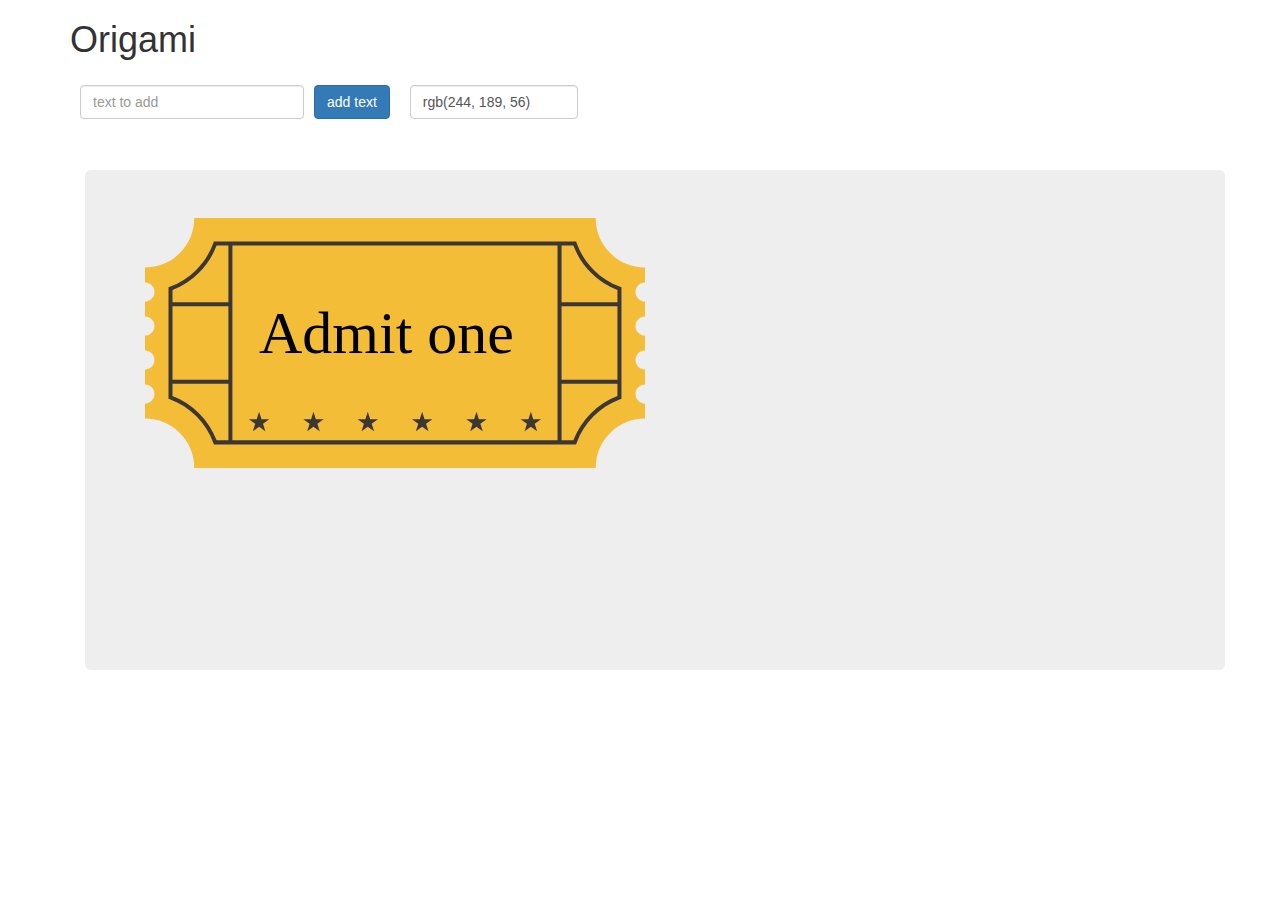
<file: exp/index.html>
<!DOCTYPE html>
<html lang="en">
  <head>
    <meta charset="utf-8">
    <meta http-equiv="X-UA-Compatible" content="IE=edge">
    <meta name="viewport" content="width=device-width, initial-scale=1">
    <!-- The above 3 meta tags *must* come first in the head; any other head content must come *after* these tags -->
    <title>Origami Html Prototype</title>

    <!-- Bootstrap -->
    <!-- Latest compiled and minified CSS -->
    <link rel="stylesheet" href="https://maxcdn.bootstrapcdn.com/bootstrap/3.3.5/css/bootstrap.min.css">

    <!-- HTML5 shim and Respond.js for IE8 support of HTML5 elements and media queries -->
    <!-- WARNING: Respond.js doesn't work if you view the page via file:// -->
    <!--[if lt IE 9]>
      <script src="https://oss.maxcdn.com/html5shiv/3.7.2/html5shiv.min.js"></script>
      <script src="https://oss.maxcdn.com/respond/1.4.2/respond.min.js"></script>
    <![endif]-->
    <style>
    #svg{
      height:500px;
      width:100%;
    }
    #dtransform{
      display: none;
    }
    .toolbox{
      width:100%;
      height:100px;
      padding:10px;

    }
    </style>
  </head>
  <body style="height:550px">
    <div class="container">
    <h1>Origami</h1>
    <div class="toolbox row">
      <input id="text" style="width:20%;margin:5px 5px 5px 15px" class="form-control pull-left" placeholder="text to add" />
      <button id="addText" style="margin:5px" class="btn btn-primary pull-left">add text</button>
      <input id="colorbg" style="width:15%;margin:5px 5px 5px 15px" type="text" class="form-control pull-left"/>
      <button style="margin:5px" id="dtransform" class="btn btn-primary pull-left">done transform</button>
  </div>
    <div class="container">
    <svg id="svg" class="jumbotron">
    </svg>
  </div>
</div>
    <!-- jQuery (necessary for Bootstrap's JavaScript plugins) -->
    <script src="https://ajax.googleapis.com/ajax/libs/jquery/1.11.3/jquery.min.js"></script>
    <!-- Include all compiled plugins (below), or include individual files as needed -->
    <script src="https://maxcdn.bootstrapcdn.com/bootstrap/3.3.5/js/bootstrap.min.js"></script>
    <script src="Snap.svg-0.4.1/dist/snap.svg.js"></script>
    <script src="Snap.FreeTransform-master/snap.freetransform.js"></script>
    <script>
    var snap = Snap('#svg');
    var bgColor = $("#colorbg");
    var liColor = $("#colorli");
    var group = snap.g();
    var ft, bg;
    Snap.load("Ticket.svg", function (f) {
        //console.log(f);
        g = f.select('g');
        group.append(g);
        bgC = g.select("path").attr("fill");
        bg = g.select("path");
        console.log(bgC);
        bgColor.val(bgC);
        //g.drag();
        ft = Snap.freeTransform(g, {
          draw: ['bbox'],
          drag: ['center'],
          keepRatio: ['bboxCorners'],
          rotate: ['axisX'],
          scale: ['bboxCorners', 'bboxSides'],
          distance: '0.6'
        }, cb);
        ft.hideHandles();
    });

    function cb(){
      //console.log(this);
    }

    group.click(function(){
      console.log("clicked");
      ft.showHandles();
      $("#dtransform").show();
    });
    $("#dtransform").on("click", function() {
      ft.hideHandles();
      $(this).hide();
    });
    $('#addText').on('click', function(e){

      var text = $('#text').val();
      if(text != ""){
        $("#stext").text(text);
      }
    });
    bgColor.on("change", function() {
      bg.attr({
        fill : $(this).val()
      });
    })
    </script>
  </body>
</html>
</file>
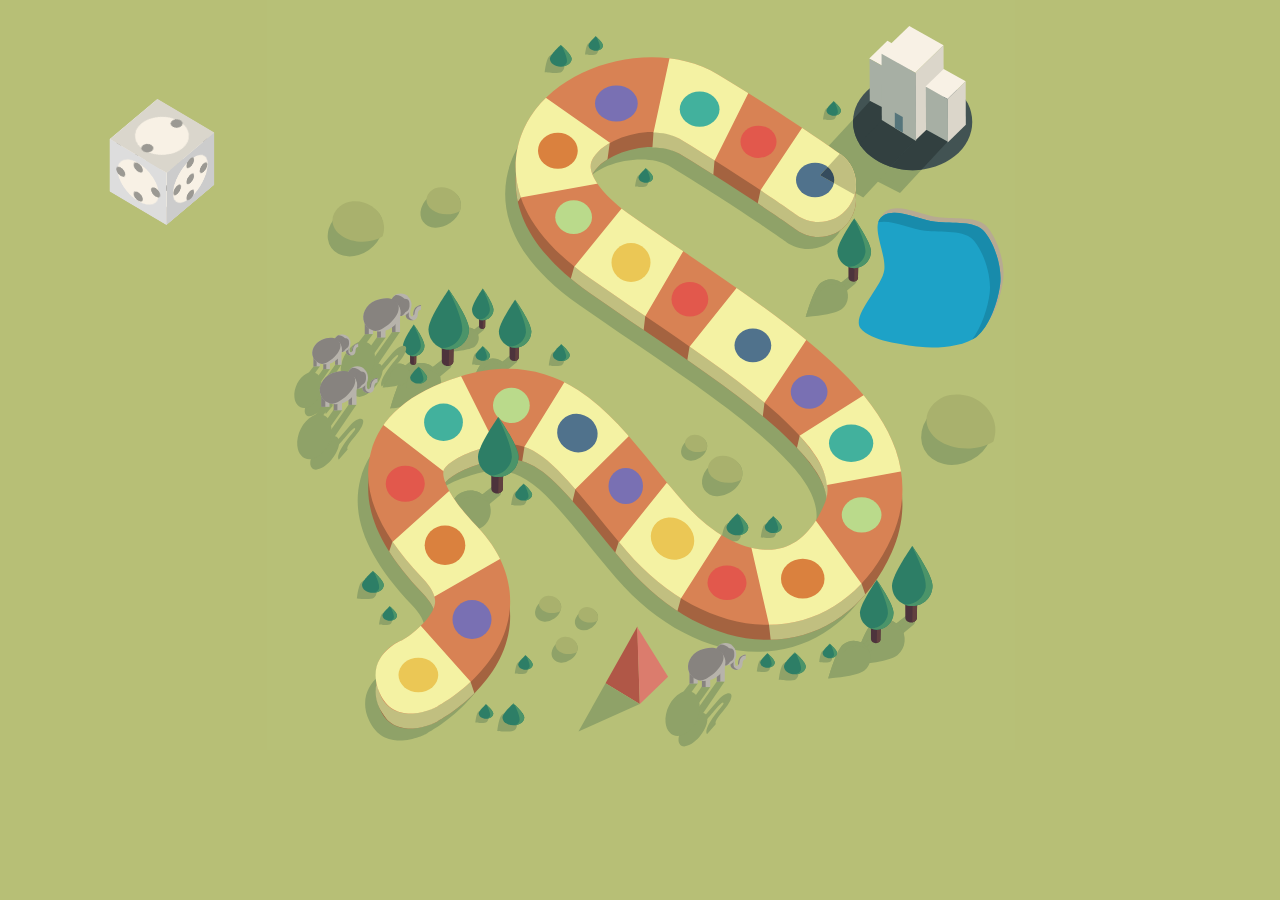
<file: exp/Snap.svg-0.4.1/demos/animated-game/index.html>
<!doctype html>
<html lang="en">

	<head>
		<meta charset="utf-8">
	    <meta name="copyright" content="Copyright © 2013 Adobe Systems Incorporated. All rights reserved.

	 Licensed under the Apache License, Version 2.0 (the “License”);
	 you may not use this file except in compliance with the License.
	 You may obtain a copy of the License at

	 http://www.apache.org/licenses/LICENSE-2.0

	 Unless required by applicable law or agreed to in writing, software
	 distributed under the License is distributed on an “AS IS” BASIS,
	 WITHOUT WARRANTIES OR CONDITIONS OF ANY KIND, either express or implied.
	 See the License for the specific language governing permissions and
	 limitations under the License.">
	
		<title>illustration</title>
		<style>
			body{
				margin: 0;
				padding: 0;
				background: #b7bf76;
				overflow: hidden;
			}
			
			svg{
				display: block;
				margin: auto;
				-webkit-transform-origin: top center;
				-webkit-transform: scale(1.5);
				-moz-transform-origin: top center;
				-moz-transform: scale(1.5);
			}
			
			.hit-area{
				cursor: pointer;
			}
			
			.face .mouth{
				-webkit-transform-origin: 0px 4px;
				-webkit-transition: -webkit-transform .4s;
				-webkit-transform: scale(1, 0);
				-moz-transform-origin: 0px 4px;
				-moz-transition: -webkit-transform .4s;
				-moz-transform: scale(1, 0);
			}
			
			.face .eye.right{
				-webkit-transform-origin: 8px -4px;
				-moz-transform-origin: 8px -4px;
			}
			
			.face .eye.left{
				-webkit-transform-origin: -8px -4px;
				-moz-transform-origin: -8px -4px;
			}
			
			.face .eye{
				-webkit-transition: -webkit-transform .2s;
				-webkit-transform: scale(1, 0);
				-moz-transition: -webkit-transform .2s;
				-moz-transform: scale(1, 0);
			}
			
			@-webkit-keyframes breeze{
				0% {
					-webkit-transform: rotate(0deg);
				}
				50% {
					-webkit-transform: rotate(10deg);
				}
				100% {
					-webkit-transform: rotate(0deg);
				}
			}
			
			@-moz-keyframes breeze{
				0% {
					-moz-transform: rotate(0deg);
				}
				50% {
					-moz-transform: rotate(10deg);
				}
				100% {
					-moz-transform: rotate(0deg);
				}
			}
			
			@-webkit-keyframes blink{
				0% {
					-webkit-transform: scale(1, 0);
				}
				10% {
					-webkit-transform: scale(1, 1);
				}
				90% {
					-webkit-transform: scale(1, 1);
				}
				100% {
					-webkit-transform: scale(1, 0);
				}
			}
			
			@-moz-keyframes blink{
				0% {
					-moz-transform: scale(1, 0);
				}
				10% {
					-moz-transform: scale(1, 1);
				}
				90% {
					-moz-transform: scale(1, 1);
				}
				100% {
					-moz-transform: scale(1, 0);
				}
			}
			
			@-webkit-keyframes talk{
				0% {
					-webkit-transform: scale(1, 0);
				}
				50% {
					-webkit-transform: scale(1, 1);
				}
				100% {
					-webkit-transform: scale(1, 0);
				}
			}
			
			@-moz-keyframes talk{
				0% {
					-moz-transform: scale(1, 0);
				}
				50% {
					-moz-transform: scale(1, 1);
				}
				100% {
					-moz-transform: scale(1, 0);
				}
			}
			
			.tree{
				-webkit-transform-origin: 50% 100%;
				-webkit-animation: breeze 2s ease-out infinite;
				-moz-transform-origin: 50% bottom;
				/*-moz-animation: breeze 2s ease-out infinite;*/
			}
			
			.tree .face.animating .eye{
				-webkit-transform: scale(1, 1);
				-moz-transform: scale(1, 1);
			}
			
			.face.animating .eye{
				-webkit-animation: blink 5s infinite;
				-moz-animation: blink 5s infinite;
			}
			
			.face.animating .mouth{
				-webkit-animation: talk 1s infinite;
				-moz-animation: talk 1s infinite;
			}
			
			#cube-hitarea{
				position: absolute;
				top: 100px;
				left: 100px;
				width: 125px;
				height: 125px;	
				cursor: pointer;		
			}
			
			#cube{
				position: absolute;
				left: 25px;
				top: 25px;
				width: 74px;
				height: 74px;
				z-index: 100;
				backface-visibility: visible;
				pointer-events: none;
				-webkit-transform-style: preserve-3d;
				-webkit-transform-origin: center center;
				-webkit-backface-visibility: visible;
				-webkit-transform: rotateX(-45deg) rotateY(50deg);
				-webkit-transition: -webkit-transform 1s;
				-moz-transform-style: preserve-3d;
				-moz-transform-origin: center center;
				-moz-backface-visibility: visible;
				-moz-transform: rotateX(-45deg) rotateY(50deg);
				-moz-transition: -moz-transform 1s;
			}
			
			.side{
				position: absolute;
				top: 0;
				left: 0;
				width: 74px;
				height: 74px;
				pointer-events: none;
				backface-visibility: visible;
				-webkit-transform-origin: center center;
				-webkit-backface-visibility: visible;
				-moz-transform-origin: center center;
				-moz-backface-visibility: visible;
			}
			
			.side *{
				pointer-events: none;
			}
			
			#cube .side:nth-child(1) {
				-webkit-transform: translateY(37px) rotateX(90deg);
				-moz-transform: translateY(37px) rotateX(90deg);
			}
			
			#cube .side:nth-child(2) {
				-webkit-transform: translateY(-37px) rotateX(-90deg);
				-moz-transform: translateY(-37px) rotateX(-90deg);
				
			}
		
			#cube .side:nth-child(3) {				
				-webkit-transform: translateX(37px) rotateY(-90deg);
				-moz-transform: translateX(37px) rotateY(-90deg);
				
			}
			
			#cube .side:nth-child(4) {				
				-webkit-transform: translateX(-37px) rotateY(-90deg);
				-moz-transform: translateX(-37px) rotateY(-90deg);
			}
			
			#cube .side:nth-child(5) {	
				-webkit-transform: translateZ(37px) rotateZ(90deg);
				-moz-transform: translateZ(37px) rotateZ(90deg);
			}
			
			#cube .side:nth-child(6) {			
				-webkit-transform: translateZ(-37px) rotateZ(0deg);
				-moz-transform: translateZ(-37px) rotateZ(0deg);
			}
		
		</style>
	</head>
	<body>
		<svg version="1.1" xmlns="http://www.w3.org/2000/svg" xmlns:xlink="http://www.w3.org/1999/xlink" x="0px" y="0px" width="500px"
			 height="500px" viewBox="0 0 500 500" enable-background="new 0 0 500 500" xml:space="preserve">
		
		<g id="Layer_1">
			<rect x="1.103" y="-3.397" fill="#B7C077" width="498.897" height="503.397"/>
			<polygon fill="#8FA268" points="418.781,75.171 403.456,67.284 371.524,101.763 386.849,109.65 	"/>
			<polygon fill="#8FA268" points="455.281,94.171 439.956,86.284 408.024,120.763 423.349,128.65 	"/>
			<g>
				<path fill="#8FA268" d="M307.422,349.64c2.285-1.785,5.976-0.877,8.245,2.027s2.255,6.705-0.03,8.49
					c-2.285,1.785-11.397,0.436-11.397,0.436S305.137,351.425,307.422,349.64z"/>
				<path fill="#2D7E66" d="M322.176,351.605c0,2.9-3.246,5.25-7.25,5.25s-7.25-2.35-7.25-5.25c0-2.899,7.25-9.25,7.25-9.25
					S322.176,348.706,322.176,351.605z"/>
				<g>
					<path fill="#4B9469" d="M315.638,343c0.56,1.102,4.291,8.604,3.316,11.104c-0.551,1.413-1.879,2.357-3.551,2.734
						c3.781-0.179,6.774-2.45,6.774-5.233C322.176,349.266,317.461,344.685,315.638,343z"/>
					<path fill="#4B9469" d="M315.501,342.874c-0.351-0.322-0.574-0.518-0.574-0.518s-0.585,0.515-1.411,1.303
						C314.567,343.22,315.325,342.938,315.501,342.874z"/>
				</g>
			</g>
			<path fill="#B7AA92" d="M448.987,144.849c11.418,1.436,26.354-1.275,32.959,6.957c6.697,8.347,11.56,23.593,10.135,34.927
				c-1.426,11.333-7.266,28.424-15.822,34.852c-8.438,6.34-26.34,8.047-37.757,6.611c-11.418-1.436-32.753-3.982-39.358-12.215
				c-6.697-8.347,14.278-27.631,15.704-38.964c1.426-11.333-9.795-29.455-1.239-35.883
				C422.048,134.793,437.569,143.412,448.987,144.849z"/>
			<path fill="#1DA2C7" d="M446.987,147.849c11.418,1.436,26.354-1.275,32.959,6.957c6.697,8.347,11.56,23.593,10.135,34.927
				c-1.426,11.333-7.266,28.424-15.822,34.852c-8.438,6.34-26.34,8.047-37.757,6.611c-11.418-1.436-32.753-3.982-39.358-12.215
				c-6.697-8.347,14.278-27.631,15.704-38.964c1.426-11.333-9.795-29.455-1.239-35.883
				C420.048,137.793,435.569,146.412,446.987,147.849z"/>
			<path fill="#188BAB" d="M479.946,154.806c-6.605-8.232-21.542-5.521-32.959-6.957c-11.418-1.436-26.939-10.056-35.378-3.716
				c-1.42,1.067-2.287,2.462-2.765,4.089c8.765-2.002,21.436,4.406,31.143,5.627c11.418,1.436,26.354-1.275,32.959,6.957
				c6.697,8.347,11.56,23.593,10.135,34.927c-1.176,9.346-5.356,22.603-11.584,30.571c0.994-0.534,1.935-1.098,2.762-1.719
				c8.556-6.428,14.396-23.519,15.822-34.852C491.507,178.399,486.644,163.153,479.946,154.806z"/>
			<g>
				<path fill="#8FA268" d="M141.244,332.65l5.092,6.17l9.996-8.312c0.023-0.018,0.05-0.027,0.072-0.046
					c1.341-1.106,1.322-3.343-0.042-4.995s-3.556-2.095-4.896-0.988C151.261,324.648,141.244,332.65,141.244,332.65z"/>
				<path fill="#8FA268" d="M143.154,334.964l12.684-10.036c-1.354-1.194-3.192-1.423-4.372-0.449
					c-0.205,0.169-10.222,8.171-10.222,8.171L143.154,334.964z"/>
				<path fill="#8FA268" d="M128.41,330.061c5.75-4.746,14.259-3.932,19.005,1.819c4.746,5.75,3.932,14.259-1.819,19.005
					c-5.75,4.746-29.031,6.456-29.031,6.456S122.66,334.807,128.41,330.061z"/>
				<path fill="#8FA268" d="M116.565,357.341c0,0,0.07-0.005,0.176-0.014c1.86-4.138,9.678-20.974,15.261-24.357
					c6.072-3.679,13.88-1.998,17.949,3.676c-0.5-1.695-1.341-3.319-2.536-4.767c-4.746-5.75-13.255-6.565-19.005-1.819
					C122.66,334.807,116.565,357.341,116.565,357.341z"/>
			</g>
			<g>
				<g>
					<path fill="#8FA268" d="M137.623,221.277l2.694,3.265l5.289-4.398c0.012-0.009,0.026-0.015,0.038-0.024
						c0.709-0.585,0.699-1.769-0.022-2.643c-0.722-0.874-1.881-1.108-2.591-0.523C142.923,217.043,137.623,221.277,137.623,221.277z"
						/>
					<path fill="#8FA268" d="M138.633,222.501l6.711-5.31c-0.716-0.632-1.689-0.753-2.313-0.238c-0.108,0.089-5.408,4.324-5.408,4.324
						L138.633,222.501z"/>
					<path fill="#8FA268" d="M130.832,219.907c3.043-2.511,7.545-2.08,10.056,0.962c2.511,3.043,2.08,7.545-0.962,10.056
						c-3.043,2.511-15.361,3.416-15.361,3.416S127.79,222.418,130.832,219.907z"/>
					<path fill="#8FA268" d="M124.565,234.341c0,0,0.037-0.003,0.093-0.007c0.984-2.189,5.121-11.098,8.075-12.887
						c3.213-1.946,7.344-1.057,9.497,1.945c-0.264-0.897-0.709-1.756-1.342-2.522c-2.511-3.043-7.013-3.473-10.056-0.962
						C127.79,222.418,124.565,234.341,124.565,234.341z"/>
				</g>
				<g id="tree_2_" class="tree">
					<path fill="#4D333C" d="M146.93,210.747h-4.233l0.025,6.878c-0.001,0.015-0.006,0.03-0.006,0.045c0,0.92,0.919,1.665,2.052,1.665
						s2.052-0.746,2.052-1.665C146.821,217.53,146.93,210.747,146.93,210.747z"/>
					<path fill="#61403F" d="M145.342,210.747l-0.176,8.556c0.943-0.15,1.656-0.823,1.656-1.633c0-0.141,0.108-6.923,0.108-6.923
						H145.342z"/>
					<path fill="#2D7E66" d="M152.309,206.382c0,3.945-3.198,7.143-7.143,7.143c-3.945,0-7.143-3.198-7.143-7.143
						s7.143-14.021,7.143-14.021S152.309,202.437,152.309,206.382z"/>
					<path fill="#4B9469" d="M145.166,192.361c0,0-0.022,0.031-0.054,0.076c1.062,2.153,5.3,11.013,4.799,14.431
						c-0.544,3.717-3.86,6.337-7.545,6.086c0.86,0.367,1.806,0.571,2.8,0.571c3.945,0,7.143-3.198,7.143-7.143
						C152.309,202.437,145.166,192.361,145.166,192.361z"/>
				</g>
			</g>
			<g>
				<g>
					<path fill="#8FA268" d="M155.331,243.566l4.078,4.942l8.006-6.657c0.018-0.014,0.04-0.022,0.058-0.037
						c1.074-0.886,1.059-2.677-0.034-4.001c-1.092-1.323-2.848-1.678-3.922-0.792C163.354,237.157,155.331,243.566,155.331,243.566z"
						/>
					<path fill="#8FA268" d="M156.86,245.419l10.159-8.038c-1.084-0.957-2.556-1.139-3.501-0.36c-0.164,0.135-8.187,6.545-8.187,6.545
						L156.86,245.419z"/>
					<path fill="#8FA268" d="M145.052,241.492c4.606-3.801,11.42-3.149,15.221,1.457c3.801,4.606,3.149,11.42-1.457,15.221
						c-4.606,3.801-23.252,5.171-23.252,5.171S140.446,245.293,145.052,241.492z"/>
					<path fill="#8FA268" d="M135.565,263.341c0,0,0.056-0.004,0.141-0.011c1.489-3.314,7.751-16.799,12.223-19.508
						c4.863-2.946,11.117-1.6,14.376,2.944c-0.4-1.357-1.074-2.658-2.031-3.818c-3.801-4.606-10.616-5.258-15.221-1.457
						C140.446,245.293,135.565,263.341,135.565,263.341z"/>
				</g>
				<g id="tree_3_" class="tree">
					<path fill="#4D333C" d="M169.418,227.627h-6.407l0.039,10.412c-0.001,0.023-0.008,0.045-0.008,0.068
						c0,1.392,1.391,2.521,3.107,2.521s3.107-1.129,3.107-2.521C169.255,237.895,169.418,227.627,169.418,227.627z"/>
					<path fill="#61403F" d="M167.015,227.627l-0.267,12.951c1.428-0.227,2.506-1.246,2.506-2.471c0-0.213,0.164-10.48,0.164-10.48
						H167.015z"/>
					<path fill="#2D7E66" d="M177.561,221.02c0,5.971-4.841,10.812-10.812,10.812c-5.971,0-10.812-4.841-10.812-10.812
						s10.812-21.224,10.812-21.224S177.561,215.049,177.561,221.02z"/>
					<path fill="#4B9469" d="M166.749,199.796c0,0-0.033,0.046-0.081,0.116c1.608,3.258,8.022,16.671,7.265,21.844
						c-0.823,5.626-5.842,9.592-11.421,9.213c1.302,0.555,2.733,0.864,4.238,0.864c5.971,0,10.812-4.841,10.812-10.812
						C177.561,215.048,166.749,199.796,166.749,199.796z"/>
				</g>
			</g>
			<g>
				<g>
					<path fill="#8FA268" d="M108.244,247.65l5.092,6.17l9.996-8.312c0.023-0.018,0.05-0.027,0.072-0.046
						c1.341-1.106,1.322-3.343-0.042-4.995s-3.556-2.095-4.896-0.988C118.261,239.648,108.244,247.65,108.244,247.65z"/>
					<path fill="#8FA268" d="M110.154,249.964l12.684-10.036c-1.354-1.194-3.192-1.423-4.372-0.449
						c-0.205,0.169-10.222,8.171-10.222,8.171L110.154,249.964z"/>
					<path fill="#8FA268" d="M95.41,245.061c5.75-4.746,14.259-3.932,19.005,1.819c4.746,5.75,3.932,14.259-1.819,19.005
						c-5.75,4.746-29.031,6.456-29.031,6.456S89.66,249.807,95.41,245.061z"/>
					<path fill="#8FA268" d="M83.565,272.341c0,0,0.07-0.005,0.176-0.014c1.86-4.138,9.678-20.974,15.262-24.357
						c6.072-3.679,13.88-1.998,17.949,3.676c-0.5-1.695-1.341-3.319-2.536-4.767c-4.746-5.75-13.255-6.565-19.005-1.819
						C89.66,249.807,83.565,272.341,83.565,272.341z"/>
				</g>
				<g id="tree" class="tree">
					<path fill="#4D333C" d="M125.833,227.75h-8l0.048,13c-0.001,0.029-0.011,0.056-0.011,0.085c0,1.738,1.737,3.147,3.879,3.147
						s3.879-1.409,3.879-3.147C125.629,240.569,125.833,227.75,125.833,227.75z"/>
					<path fill="#61403F" d="M122.833,227.75l-0.333,16.171c1.783-0.284,3.129-1.556,3.129-3.086c0-0.266,0.204-13.085,0.204-13.085
						H122.833z"/>
					<path fill="#2D7E66" d="M136,219.5c0,7.456-6.044,13.5-13.5,13.5s-13.5-6.044-13.5-13.5s13.5-26.5,13.5-26.5
						S136,212.044,136,219.5z"/>
					<path fill="#4B9469" d="M122.5,193c0,0-0.041,0.058-0.101,0.144c2.008,4.068,10.016,20.815,9.071,27.274
						c-1.028,7.025-7.295,11.977-14.26,11.503c1.625,0.693,3.413,1.078,5.291,1.078c7.456,0,13.5-6.044,13.5-13.5
						C136,212.044,122.5,193,122.5,193z"/>
				</g>
			</g>
			<g>
				<path fill="#8FA268" d="M107.995,488.935c0,0-27.495,15.065-38.495-8.435s14.505-35.435,14.505-35.435l-0.12,0.066
					c8.25-4.635,21.086-15.728,22.441-24.818c0.706-4.742-2.117-10.473-8.392-17.033c-29.661-31.009-40.896-58.425-34.35-83.813
					c5.938-23.025,25.774-39.959,58.958-50.329c29.623-9.256,55.577-6.308,79.346,9.018c19.332,12.465,34.375,31.005,51.794,52.473
					c5.819,7.172,11.837,14.588,18.272,22.071c19.028,22.127,42.605,34.183,61.514,31.455c13.414-1.932,24.096-11.502,31.747-28.444
					c9.5-21.035-10.042-41.312-19.434-51.055c-23.146-24.015-60.765-49.642-100.592-76.773c-11.578-7.887-23.55-16.042-35.499-24.381
					c-70.021-48.869-47.963-94.971-39.535-107.937c24.343-37.448,86.145-51.298,124.771-27.962
					c48.298,29.18,80.323,52.135,81.663,53.098c11.212,8.058,13.768,23.68,5.71,34.891c-8.059,11.21-23.676,13.767-34.889,5.712l0,0
					c-0.312-0.225-31.873-22.831-78.34-50.905c-14.191-8.572-46.646-3.502-56.994,12.417c-2.279,3.506-2.561,6.683-0.974,10.966
					c1.817,4.903,7.769,15.154,27.204,28.718c11.716,8.177,23.57,16.252,35.033,24.061c42.021,28.626,81.712,55.665,108.441,83.397
					c15.897,16.493,26.271,32.227,31.712,48.098c6.755,19.703,5.844,39.296-2.71,58.235c-14.717,32.586-39.643,52.955-70.188,57.354
					c-4.11,0.592-8.272,0.884-12.457,0.884c-32.675,0.002-67.042-17.771-94.094-49.228c-6.902-8.025-13.149-15.725-19.19-23.17
					c-33.405-41.169-46.527-54.919-77.399-45.269c-18.515,5.786-24.713,12.207-25.456,15.09c-1.033,4.008,2.451,16.261,22.065,36.768
					c21.94,22.938,23.89,44.913,21.661,59.309C150.006,464.983,112.278,486.592,107.995,488.935z"/>
			</g>
			<polygon fill="#8FA268" points="444.031,82.921 421.206,70.034 376.024,118.763 398.849,131.65 	"/>
			<ellipse fill="#425353" cx="431.75" cy="81.25" rx="39.75" ry="32.25"/>
			<g>
				<path fill="#A46340" d="M114.994,480.935c0,0-29.994,15.565-38.994-9.935s15.006-33.935,15.006-33.935l-0.122,0.065
					c8.25-4.634,21.087-15.728,22.441-24.818c0.706-4.74-2.116-10.472-8.391-17.031c-29.663-31.01-40.897-58.425-34.35-83.815
					c5.938-23.025,25.775-39.956,58.959-50.328c29.623-9.255,55.578-6.306,79.344,9.019c19.334,12.463,34.375,31.003,51.794,52.472
					c5.821,7.172,11.837,14.588,18.271,22.072c19.032,22.125,42.604,34.183,61.516,31.456c13.416-1.935,24.097-11.503,31.747-28.447
					c3.084-6.828,9.5-21.034-19.435-51.053c-23.146-24.016-60.763-49.644-100.591-76.775c-11.578-7.884-23.55-16.041-35.5-24.381
					c-70.019-48.869-47.962-94.972-39.534-107.938c24.345-37.447,86.149-51.296,124.771-27.959
					c48.297,29.178,80.322,52.134,81.663,53.097c11.212,8.059,13.769,23.678,5.709,34.891c-8.059,11.21-23.673,13.767-34.887,5.712
					l-0.001,0c-0.312-0.225-31.871-22.832-78.34-50.906c-16.629-10.045-48.164-1.173-56.994,12.418
					c-2.278,3.506-2.562,6.682-0.975,10.966c1.819,4.903,7.769,15.153,27.207,28.719c11.716,8.175,23.568,16.25,35.031,24.06
					c42.021,28.625,81.712,55.666,108.44,83.396c15.896,16.494,26.271,32.229,31.713,48.101c6.756,19.699,5.844,39.293-2.71,58.234
					c-14.716,32.584-39.644,52.953-70.188,57.353c-36.207,5.218-76.034-12.859-106.55-48.344c-6.903-8.024-13.15-15.725-19.19-23.169
					c-33.406-41.168-46.527-54.915-77.4-45.269c-18.516,5.784-24.712,12.206-25.456,15.091c-1.031,4.006,2.453,16.26,22.065,36.766
					c21.941,22.938,23.891,44.912,21.663,59.31C157.006,456.984,119.278,478.591,114.994,480.935z"/>
			</g>
			<g>
				<polygon fill="#F8F1E5" points="417.514,47.235 402.848,38.955 414.939,27.215 429.606,35.495 		"/>
				<polygon fill="#DBD6CA" points="417.514,47.235 417.626,76.223 429.718,64.483 429.606,35.495 		"/>
				<polygon fill="#A7AFA4" points="417.835,75.829 403.169,67.548 403.052,39.102 417.719,47.382 		"/>
			</g>
			<defs>
				<filter id="Adobe_OpacityMaskFilter" filterUnits="userSpaceOnUse" x="68.781" y="48.158" width="356.179" height="437.532">
					<feColorMatrix  type="matrix" values="1 0 0 0 0  0 1 0 0 0  0 0 1 0 0  0 0 0 1 0"/>
				</filter>
			</defs>
			<mask maskUnits="userSpaceOnUse" x="68.781" y="48.158" width="356.179" height="437.532" id="SVGID_1_">
				<g filter="url(#Adobe_OpacityMaskFilter)">
					<g>
						<g>
							<polygon fill="#FFFFFF" points="369.002,174.823 349.888,155.712 327.395,140.715 330.333,127 360.675,90.792 388.113,109.084 
								411.425,132.396 					"/>
						</g>
						<g>
							<path fill="#FFFFFF" d="M338,434.397l-2-17.731l-12-43.269l24.601-5.638L365,353.397L397.667,389l6.268,18.175l-25.173,12.585
								L338,434.397z M109,409.397l-8.039-11.622l-0.527-0.589l-20.069-22.296L85,361l39.965-26.248l19.513,21.686l20.695,20.695
								L109,409.397z M272.573,415.756l-20.044-20.047l-22.137-17.711L236,360.647l31.873-29.499l24.738,19.792L306,363.397
								l-28.5,34.75L272.573,415.756z M371,333.397l-17-32l2.5-11.064l49.908-22.089l26.842,53.685L371,333.397z M204,338.397
								l-17.119-16.618l-0.7-0.639L171,310.397l2-12.731l31.342-41.103l21.523,19.565l22.677,18.143L207,326L204,338.397z
								 M124,327.397l-8.667-11.064l-43.102-28.743l26.289-19.116l29.05-14.526L154,296.667l0.404,10.951l-24.617,12.307L124,327.397z
								 M331.55,280.052l-26.058-17.373l-1.019-0.812l-23.424-18.742l1.95-11.958l35.531-34.896l22.426,17.942l23.878,15.916
								L333,268.333L331.55,280.052z M252.135,222.594l-27.238-15.888L202,192.397l4.167-14.731L241,144.397l16.76,12.017
								l24.605,14.354L253.5,210.833L252.135,222.594z M224,131.397l-53.333,0.103L163,142.397l7.215-53.596l0.489-0.834L177,67.397
								l52.833,27.769l-1.833,13.5l-5.011,8.749L224,131.397z M298.7,118.625L258,102.397l1-14.064l12.851-50.216l53.665,26.831
								L299.667,107L298.7,118.625z"/>
						</g>
						<g>
							<polygon fill="#FFFFFF" points="94.679,500 61.398,450.077 89.706,431.204 101,423.397 137,454.333 142,469.397 
								116.301,485.584 					"/>
						</g>
					</g>
				</g>
			</mask>
			<g mask="url(#SVGID_1_)">
				<path fill="#C1BF80" d="M114.995,480.935c0,0-27.495,15.065-38.495-8.435s14.505-35.435,14.505-35.435l-0.12,0.066
					c8.25-4.635,21.086-15.728,22.441-24.818c0.706-4.742-2.117-10.473-8.392-17.033c-29.661-31.009-40.896-58.425-34.35-83.813
					c5.938-23.025,25.774-39.959,58.958-50.329c29.623-9.256,55.577-6.308,79.346,9.018c19.332,12.465,34.375,31.005,51.794,52.473
					c5.819,7.172,11.837,14.588,18.272,22.071c19.028,22.127,42.605,34.183,61.514,31.455c13.414-1.932,24.096-11.502,31.747-28.444
					c9.5-21.035-10.042-41.312-19.434-51.055c-23.146-24.015-60.765-49.642-100.592-76.773c-11.578-7.887-23.55-16.042-35.499-24.381
					c-70.021-48.869-47.963-94.971-39.535-107.937c24.343-37.448,86.145-51.298,124.771-27.962
					c48.298,29.18,80.323,52.135,81.663,53.098c11.212,8.058,13.768,23.68,5.71,34.891c-8.059,11.21-23.676,13.767-34.889,5.712l0,0
					c-0.312-0.225-31.873-22.831-78.34-50.905c-14.191-8.572-46.646-3.502-56.994,12.417c-2.279,3.506-2.561,6.683-0.974,10.966
					c1.817,4.903,7.769,15.154,27.204,28.718c11.716,8.177,23.57,16.252,35.033,24.061c42.021,28.626,81.712,55.665,108.441,83.397
					c15.897,16.493,26.271,32.227,31.712,48.098c6.755,19.703,5.844,39.296-2.71,58.235c-14.717,32.586-39.643,52.955-70.188,57.354
					c-4.11,0.592-8.272,0.884-12.457,0.884c-32.675,0.002-67.042-17.771-94.094-49.228c-6.902-8.025-13.149-15.725-19.19-23.17
					c-33.405-41.169-46.527-54.919-77.399-45.269c-18.515,5.786-24.713,12.207-25.456,15.09c-1.033,4.008,2.451,16.261,22.065,36.768
					c21.94,22.938,23.89,44.913,21.661,59.309C157.006,456.983,119.278,478.592,114.995,480.935z"/>
			</g>
			<g>
				<g>
					<path fill="#D88254" d="M114.994,470.935c0,0-29.994,15.565-38.994-9.935s15.006-33.935,15.006-33.935l-0.122,0.065
						c8.25-4.634,21.087-15.728,22.441-24.818c0.706-4.74-2.116-10.472-8.391-17.031c-29.663-31.01-40.897-58.425-34.35-83.815
						c5.938-23.025,25.775-39.956,58.959-50.328c29.623-9.255,55.578-6.306,79.344,9.019c19.334,12.463,34.375,31.003,51.794,52.472
						c5.821,7.172,11.837,14.588,18.271,22.072c19.032,22.125,42.604,34.183,61.516,31.456c13.416-1.935,24.097-11.503,31.747-28.447
						c3.084-6.828,9.5-21.034-19.435-51.053c-23.146-24.016-60.763-49.644-100.591-76.775c-11.578-7.884-23.55-16.041-35.5-24.381
						c-70.019-48.869-47.962-94.972-39.534-107.938c24.345-37.447,86.149-51.296,124.771-27.959
						c48.297,29.178,80.322,52.134,81.663,53.097c11.212,8.059,13.769,23.678,5.709,34.891c-8.059,11.21-23.673,13.767-34.887,5.712
						l-0.001,0c-0.312-0.225-31.871-22.832-78.34-50.906c-16.629-10.045-48.164-1.173-56.994,12.418
						c-2.278,3.506-2.562,6.682-0.975,10.966c1.819,4.903,7.769,15.153,27.207,28.719c11.716,8.175,23.568,16.25,35.031,24.06
						c42.021,28.625,81.712,55.666,108.44,83.396c15.896,16.494,26.271,32.229,31.713,48.101c6.756,19.699,5.844,39.293-2.71,58.234
						c-14.716,32.584-39.644,52.953-70.188,57.353c-36.207,5.218-76.034-12.859-106.55-48.344c-6.903-8.024-13.15-15.725-19.19-23.169
						c-33.406-41.168-46.527-54.915-77.4-45.269c-18.516,5.784-24.712,12.206-25.456,15.091c-1.031,4.006,2.453,16.26,22.065,36.766
						c21.941,22.938,23.891,44.912,21.663,59.31C157.006,446.984,119.278,468.591,114.994,470.935z"/>
				</g>
				<defs>
					<filter id="Adobe_OpacityMaskFilter_1_" filterUnits="userSpaceOnUse" x="68.781" y="38.158" width="356.179" height="437.525">
						<feColorMatrix  type="matrix" values="1 0 0 0 0  0 1 0 0 0  0 0 1 0 0  0 0 0 1 0"/>
					</filter>
				</defs>
				<mask maskUnits="userSpaceOnUse" x="68.781" y="38.158" width="356.179" height="437.525" id="SVGID_2_">
					<g filter="url(#Adobe_OpacityMaskFilter_1_)">
						<g>
							<g>
								<polygon fill="#FFFFFF" points="369.002,165.425 349.888,146.314 327.395,131.318 360.675,81.395 388.113,99.687 
									411.425,122.999 						"/>
							</g>
							<g>
								<path fill="#FFFFFF" d="M338,425l-14-61l24.601-5.638L365,344l38.935,53.777l-25.173,12.585L338,425z M109,400l-8.039-11.622
									l-0.527-0.589l-20.069-22.296l44.6-40.139l19.513,21.686l20.695,20.695L109,400z M272.573,406.358l-20.044-20.047
									l-22.137-17.711l37.48-46.85l24.738,19.792L306,354L272.573,406.358z M371,324l-17-32l52.408-33.153l26.842,53.685L371,324z
									 M204,329l-17.119-16.618l-0.7-0.639L171,301l33.342-53.834l21.523,19.565l22.677,18.143L204,329z M124,318l-51.769-39.807
									l26.289-19.116l29.05-14.526l26.834,53.669l-24.617,12.307L124,318z M331.55,270.654l-26.058-17.373l-1.019-0.812
									l-23.424-18.742l37.481-46.854l22.426,17.942l23.878,15.916L331.55,270.654z M252.135,213.197l-27.238-15.888L202,183l39-48
									l16.76,12.017l24.605,14.354L252.135,213.197z M224,122l-61,11l7.215-53.596l0.489-0.834L177,58l57,40l-11.011,10.019L224,122
									z M298.7,109.228L258,93l13.851-64.28l53.665,26.831L298.7,109.228z"/>
							</g>
							<g>
								<polygon fill="#FFFFFF" points="94.679,490.603 61.398,440.68 89.706,421.807 101,414 142,460 116.301,476.187 						"/>
							</g>
						</g>
					</g>
				</mask>
				<g mask="url(#SVGID_2_)">
					<path fill="#F4F2A3" d="M114.995,470.935c0,0-27.995,15.399-38.662-9.268C65.667,437,91.005,427.065,91.005,427.065l-0.12,0.066
						c8.25-4.635,21.086-15.728,22.441-24.818c0.706-4.742-2.117-10.473-8.392-17.033c-29.661-31.009-40.896-58.425-34.35-83.813
						c5.938-23.025,25.774-39.959,58.958-50.329c29.623-9.256,55.577-6.308,79.346,9.018c19.332,12.465,34.375,31.005,51.794,52.473
						c5.819,7.172,11.837,14.588,18.272,22.071c19.028,22.127,42.605,34.183,61.514,31.455c13.414-1.932,24.096-11.502,31.747-28.444
						c9.5-21.035-10.042-41.312-19.434-51.055c-23.146-24.015-60.765-49.642-100.592-76.773c-11.578-7.887-23.55-16.042-35.499-24.381
						c-70.021-48.869-47.963-94.971-39.535-107.937c24.343-37.448,86.145-51.298,124.771-27.962
						c48.298,29.18,80.323,52.135,81.663,53.098c11.212,8.058,13.768,23.68,5.71,34.891c-8.059,11.21-23.676,13.767-34.889,5.712l0,0
						c-0.312-0.225-31.873-22.831-78.34-50.905c-14.191-8.572-46.646-3.502-56.994,12.417c-2.279,3.506-2.561,6.683-0.974,10.966
						c1.817,4.903,7.769,15.154,27.204,28.718c11.716,8.177,23.57,16.252,35.033,24.061c42.021,28.626,81.712,55.665,108.441,83.397
						c15.897,16.493,26.271,32.227,31.712,48.098c6.755,19.703,5.844,39.296-2.71,58.235c-14.717,32.586-39.643,52.955-70.188,57.354
						c-4.11,0.592-8.272,0.884-12.457,0.884c-32.675,0.002-67.042-17.771-94.094-49.228c-6.902-8.025-13.149-15.725-19.19-23.17
						c-33.405-41.169-46.527-54.919-77.399-45.269c-18.515,5.786-24.713,12.207-25.456,15.09c-1.033,4.008,2.451,16.261,22.065,36.768
						c21.94,22.938,23.89,44.913,21.661,59.309C157.006,446.983,119.278,468.592,114.995,470.935z"/>
				</g>
			</g>
			<g id="dots">
				<ellipse fill="#50728C" cx="366.75" cy="120" rx="12.75" ry="11.5"/>
				<ellipse fill="#BADA8B" cx="164.25" cy="270.25" rx="12.25" ry="11.75"/>
				<ellipse fill="#7970B3" cx="362.75" cy="261.25" rx="12.25" ry="11.25"/>
				<ellipse fill="#42B19D" cx="390.75" cy="295.5" rx="14.75" ry="12.5"/>
				<ellipse fill="#DA813E" cx="120" cy="363.5" rx="13.545" ry="13.122"/>
				<ellipse fill="#42B19D" cx="119" cy="281.5" rx="12.928" ry="12.524"/>
				<ellipse transform="matrix(0.9297 0.3683 -0.3683 0.9297 120.9971 -56.4044)" fill="#50728C" cx="208.25" cy="288.75" rx="13.608" ry="12.715"/>
				<ellipse transform="matrix(0.7964 0.6048 -0.6048 0.7964 272.4656 -91.1952)" fill="#EBC755" cx="271.674" cy="359.063" rx="15.027" ry="13.5"/>
				<ellipse fill="#DA813E" cx="358.5" cy="385.75" rx="14.5" ry="13.25"/>
				<circle fill="#7970B3" cx="138" cy="413" r="13"/>
				<ellipse fill="#E2584C" cx="93.5" cy="322.5" rx="13" ry="12"/>
				<ellipse fill="#7970B3" cx="240.5" cy="324" rx="11.5" ry="12"/>
				<ellipse fill="#E2584C" cx="308" cy="388.5" rx="13" ry="11.5"/>
				<ellipse fill="#BADA8B" cx="397.75" cy="343.25" rx="13.25" ry="11.75"/>
				<ellipse fill="#E2584C" cx="283.25" cy="199.5" rx="12.25" ry="11.5"/>
				<ellipse fill="#50728C" cx="325.25" cy="230.25" rx="12.25" ry="11.25"/>
				<circle fill="#EBC755" cx="244" cy="175" r="13"/>
				<ellipse fill="#BADA8B" cx="205.75" cy="144.75" rx="12.25" ry="11.25"/>
				<ellipse fill="#DA813E" cx="195.25" cy="100.5" rx="13.25" ry="12"/>
				<ellipse fill="#7970B3" cx="234.25" cy="69" rx="14.25" ry="12"/>
				<ellipse fill="#42B19D" cx="289.75" cy="72.75" rx="13.25" ry="11.75"/>
				<ellipse fill="#E2584C" cx="329" cy="94.5" rx="12" ry="10.75"/>
				<ellipse fill="#EBC755" cx="102.25" cy="450" rx="13.25" ry="11.5"/>
			</g>
			<g id="tree_6_" class="tree">
				<g>
					<path fill="#4D333C" d="M158.833,312.75h-8l0.048,13c-0.001,0.029-0.011,0.056-0.011,0.085c0,1.738,1.737,3.147,3.879,3.147
						s3.879-1.409,3.879-3.147C158.629,325.569,158.833,312.75,158.833,312.75z"/>
					<path fill="#61403F" d="M155.833,312.75l-0.333,16.171c1.783-0.284,3.129-1.556,3.129-3.086c0-0.266,0.204-13.085,0.204-13.085
						H155.833z"/>
					<path fill="#2D7E66" d="M169,304.5c0,7.456-6.044,13.5-13.5,13.5s-13.5-6.044-13.5-13.5s13.5-26.5,13.5-26.5
						S169,297.044,169,304.5z"/>
					<path fill="#4B9469" d="M155.5,278c0,0-0.041,0.058-0.101,0.144c2.008,4.068,10.016,20.815,9.071,27.274
						c-1.028,7.025-7.295,11.977-14.26,11.503c1.625,0.693,3.413,1.078,5.291,1.078c7.456,0,13.5-6.044,13.5-13.5
						C169,297.044,155.5,278,155.5,278z"/>
				</g>
			</g>
			<g>
				<defs>
					<ellipse id="SVGID_3_" cx="431.75" cy="81.25" rx="39.75" ry="32.25"/>
				</defs>
				<clipPath id="SVGID_4_">
					<use xlink:href="#SVGID_3_"  overflow="visible"/>
				</clipPath>
				<polygon clip-path="url(#SVGID_4_)" fill="#324040" points="418.781,75.171 403.456,67.284 371.524,101.763 386.849,109.65 		"/>
				<polygon clip-path="url(#SVGID_4_)" fill="#324040" points="434.031,92.921 411.206,80.034 389.024,103.763 411.849,116.65 		"/>
				<polygon clip-path="url(#SVGID_4_)" fill="#324040" points="455.281,94.171 439.956,86.284 408.024,120.763 423.349,128.65 		"/>
			</g>
			<g>
				<g>
					<path fill="#8FA268" d="M417.244,418.65l5.092,6.17l9.996-8.312c0.023-0.018,0.05-0.027,0.072-0.046
						c1.341-1.106,1.322-3.343-0.042-4.995c-1.364-1.652-3.556-2.095-4.896-0.988C427.261,410.648,417.244,418.65,417.244,418.65z"/>
					<path fill="#8FA268" d="M419.154,420.964l12.684-10.036c-1.354-1.194-3.192-1.423-4.372-0.449
						c-0.205,0.169-10.222,8.171-10.222,8.171L419.154,420.964z"/>
					<path fill="#8FA268" d="M404.41,416.061c5.75-4.746,14.259-3.932,19.005,1.819c4.746,5.75,3.932,14.259-1.819,19.005
						c-5.75,4.746-29.031,6.456-29.031,6.456S398.66,420.807,404.41,416.061z"/>
					<path fill="#8FA268" d="M392.565,443.341c0,0,0.07-0.005,0.176-0.014c1.86-4.138,9.678-20.974,15.262-24.357
						c6.072-3.679,13.88-1.998,17.949,3.676c-0.5-1.695-1.341-3.319-2.536-4.767c-4.746-5.75-13.255-6.565-19.005-1.819
						C398.66,420.807,392.565,443.341,392.565,443.341z"/>
				</g>
				<g id="tree_4_" class="tree">
					<path fill="#4D333C" d="M434.833,398.75h-8l0.048,13c-0.001,0.029-0.011,0.056-0.011,0.085c0,1.738,1.737,3.147,3.879,3.147
						s3.879-1.409,3.879-3.147C434.629,411.569,434.833,398.75,434.833,398.75z"/>
					<path fill="#61403F" d="M431.833,398.75l-0.333,16.171c1.783-0.284,3.129-1.556,3.129-3.086c0-0.266,0.204-13.085,0.204-13.085
						H431.833z"/>
					<path fill="#2D7E66" d="M445,390.5c0,7.456-6.044,13.5-13.5,13.5s-13.5-6.044-13.5-13.5s13.5-26.5,13.5-26.5
						S445,383.044,445,390.5z"/>
					<path fill="#4B9469" d="M431.5,364c0,0-0.041,0.058-0.101,0.144c2.008,4.068,10.016,20.815,9.071,27.274
						c-1.028,7.025-7.295,11.977-14.26,11.503c1.625,0.693,3.413,1.078,5.291,1.078c7.456,0,13.5-6.044,13.5-13.5
						C445,383.044,431.5,364,431.5,364z"/>
				</g>
			</g>
			<g>
				<g>
					<path fill="#8FA268" d="M91.623,245.277l2.694,3.265l5.289-4.398c0.012-0.009,0.026-0.015,0.038-0.024
						c0.709-0.585,0.699-1.769-0.022-2.643c-0.722-0.874-1.881-1.108-2.591-0.523C96.923,241.043,91.623,245.277,91.623,245.277z"/>
					<path fill="#8FA268" d="M92.633,246.501l6.711-5.31c-0.716-0.632-1.689-0.753-2.313-0.238c-0.108,0.089-5.408,4.324-5.408,4.324
						L92.633,246.501z"/>
					<path fill="#8FA268" d="M84.832,243.907c3.043-2.511,7.545-2.08,10.056,0.962c2.511,3.043,2.08,7.545-0.962,10.056
						c-3.043,2.511-15.361,3.416-15.361,3.416S81.79,246.418,84.832,243.907z"/>
					<path fill="#8FA268" d="M78.565,258.341c0,0,0.037-0.003,0.093-0.007c0.984-2.19,5.121-11.098,8.075-12.887
						c3.213-1.946,7.344-1.057,9.497,1.945c-0.264-0.897-0.709-1.756-1.342-2.522c-2.511-3.043-7.013-3.473-10.056-0.962
						C81.79,246.418,78.565,258.341,78.565,258.341z"/>
				</g>
				<g id="tree_1_" class="tree">
					<path fill="#4D333C" d="M100.93,234.747h-4.233l0.025,6.878c-0.001,0.015-0.006,0.03-0.006,0.045c0,0.92,0.919,1.665,2.052,1.665
						c1.134,0,2.052-0.746,2.052-1.665C100.821,241.53,100.93,234.747,100.93,234.747z"/>
					<path fill="#61403F" d="M99.342,234.747l-0.176,8.556c0.943-0.15,1.656-0.823,1.656-1.633c0-0.141,0.108-6.923,0.108-6.923
						H99.342z"/>
					<path fill="#2D7E66" d="M106.309,230.382c0,3.945-3.198,7.143-7.143,7.143c-3.945,0-7.143-3.198-7.143-7.143
						s7.143-14.021,7.143-14.021S106.309,226.437,106.309,230.382z"/>
					<path fill="#4B9469" d="M99.166,216.361c0,0-0.022,0.031-0.054,0.076c1.062,2.153,5.3,11.013,4.799,14.431
						c-0.544,3.717-3.86,6.337-7.545,6.086c0.86,0.367,1.806,0.571,2.8,0.571c3.945,0,7.143-3.198,7.143-7.143
						C106.309,226.437,99.166,216.361,99.166,216.361z"/>
				</g>
			</g>
			<g>
				<g>
					<path fill="#8FA268" d="M396.008,431.888l4.218,5.111l8.28-6.885c0.019-0.015,0.041-0.023,0.06-0.038
						c1.11-0.916,1.095-2.769-0.035-4.138s-2.946-1.735-4.056-0.819C404.306,425.26,396.008,431.888,396.008,431.888z"/>
					<path fill="#8FA268" d="M397.59,433.805l10.507-8.313c-1.121-0.989-2.644-1.179-3.621-0.372c-0.17,0.14-8.467,6.769-8.467,6.769
						L397.59,433.805z"/>
					<path fill="#8FA268" d="M385.377,429.743c4.763-3.931,11.812-3.257,15.743,1.507s3.257,11.812-1.507,15.743
						c-4.763,3.931-24.048,5.348-24.048,5.348S380.614,433.674,385.377,429.743z"/>
					<path fill="#8FA268" d="M375.565,452.341c0,0,0.058-0.004,0.146-0.011c1.54-3.428,8.017-17.374,12.642-20.176
						c5.03-3.047,11.498-1.655,14.868,3.045c-0.414-1.404-1.111-2.749-2.101-3.949c-3.931-4.763-10.98-5.438-15.743-1.507
						C380.614,433.674,375.565,452.341,375.565,452.341z"/>
				</g>
				<g id="tree_5_" class="tree">
					<path fill="#4D333C" d="M410.578,415.404h-6.627l0.04,10.769c-0.001,0.024-0.009,0.046-0.009,0.07
						c0,1.44,1.439,2.607,3.213,2.607s3.213-1.167,3.213-2.607C410.409,426.023,410.578,415.404,410.578,415.404z"/>
					<path fill="#61403F" d="M408.093,415.404l-0.276,13.395c1.477-0.235,2.592-1.289,2.592-2.556c0-0.22,0.169-10.839,0.169-10.839
						H408.093z"/>
					<path fill="#2D7E66" d="M419,408.57c0,6.176-5.007,11.183-11.183,11.183s-11.183-5.007-11.183-11.183
						s11.183-21.952,11.183-21.952S419,402.394,419,408.57z"/>
					<path fill="#4B9469" d="M407.817,386.618c0,0-0.034,0.048-0.084,0.119c1.663,3.37,8.297,17.242,7.514,22.593
						c-0.852,5.819-6.043,9.921-11.813,9.529c1.346,0.574,2.827,0.893,4.383,0.893c6.176,0,11.183-5.007,11.183-11.183
						C419,402.393,407.817,386.618,407.817,386.618z"/>
				</g>
			</g>
			<g>
				<path fill="#8FA268" d="M345.746,442.285c2.285-1.785,5.976-0.877,8.245,2.027s2.255,6.705-0.03,8.49
					c-2.285,1.785-11.397,0.436-11.397,0.436S343.461,444.069,345.746,442.285z"/>
				<path fill="#2D7E66" d="M360.5,444.25c0,2.9-3.246,5.25-7.25,5.25s-7.25-2.35-7.25-5.25s7.25-9.25,7.25-9.25
					S360.5,441.35,360.5,444.25z"/>
				<g>
					<path fill="#4B9469" d="M353.961,435.645c0.56,1.102,4.291,8.604,3.316,11.104c-0.551,1.413-1.879,2.357-3.551,2.734
						c3.781-0.179,6.774-2.45,6.774-5.233C360.5,441.911,355.785,437.329,353.961,435.645z"/>
					<path fill="#4B9469" d="M353.824,435.518c-0.351-0.322-0.574-0.518-0.574-0.518s-0.585,0.515-1.411,1.303
						C352.891,435.865,353.649,435.583,353.824,435.518z"/>
				</g>
			</g>
			<g>
				<defs>
					<path id="SVGID_5_" d="M114.995,470.935c0,0-27.995,15.399-38.662-9.268C65.667,437,91.005,427.065,91.005,427.065l-0.12,0.066
						c8.25-4.635,21.086-15.728,22.441-24.818c0.706-4.742-2.117-10.473-8.392-17.033c-29.661-31.009-40.896-58.425-34.35-83.813
						c5.938-23.025,25.774-39.959,58.958-50.329c29.623-9.256,55.577-6.308,79.346,9.018c19.332,12.465,34.375,31.005,51.794,52.473
						c5.819,7.172,11.837,14.588,18.272,22.071c19.028,22.127,42.605,34.183,61.514,31.455c13.414-1.932,24.096-11.502,31.747-28.444
						c9.5-21.035-10.042-41.312-19.434-51.055c-23.146-24.015-60.765-49.642-100.592-76.773c-11.578-7.887-23.55-16.042-35.499-24.381
						c-70.021-48.869-47.963-94.971-39.535-107.937c24.343-37.448,86.145-51.298,124.771-27.962
						c48.298,29.18,80.323,52.135,81.663,53.098c11.212,8.058,13.768,23.68,5.71,34.891c-8.059,11.21-23.676,13.767-34.889,5.712l0,0
						c-0.312-0.225-31.873-22.831-78.34-50.905c-14.191-8.572-46.646-3.502-56.994,12.417c-2.279,3.506-2.561,6.683-0.974,10.966
						c1.817,4.903,7.769,15.154,27.204,28.718c11.716,8.177,23.57,16.252,35.033,24.061c42.021,28.626,81.712,55.665,108.441,83.397
						c15.897,16.493,26.271,32.227,31.712,48.098c6.755,19.703,5.844,39.296-2.71,58.235c-14.717,32.586-39.643,52.955-70.188,57.354
						c-4.11,0.592-8.272,0.884-12.457,0.884c-32.675,0.002-67.042-17.771-94.094-49.228c-6.902-8.025-13.149-15.725-19.19-23.17
						c-33.405-41.169-46.527-54.919-77.399-45.269c-18.515,5.786-24.713,12.207-25.456,15.09c-1.033,4.008,2.451,16.261,22.065,36.768
						c21.94,22.938,23.89,44.913,21.661,59.309C157.006,446.983,119.278,468.592,114.995,470.935z"/>
				</defs>
				<clipPath id="SVGID_6_">
					<use xlink:href="#SVGID_5_"  overflow="visible"/>
				</clipPath>
				<polygon clip-path="url(#SVGID_6_)" fill="#C1BF80" points="438.031,80.921 415.206,68.034 370.024,116.763 392.849,129.65 		"/>
			</g>
			<g>
				<path fill="#8FA268" d="M330.006,440.356c1.521-1.188,3.977-0.584,5.487,1.349s1.501,4.462-0.02,5.65s-7.585,0.29-7.585,0.29
					S328.485,441.544,330.006,440.356z"/>
				<path fill="#2D7E66" d="M339.825,441.664c0,1.93-2.16,3.494-4.825,3.494s-4.825-1.564-4.825-3.494c0-1.93,4.825-6.156,4.825-6.156
					S339.825,439.735,339.825,441.664z"/>
				<g>
					<path fill="#4B9469" d="M335.473,435.937c0.373,0.733,2.856,5.726,2.207,7.39c-0.367,0.94-1.25,1.569-2.363,1.819
						c2.516-0.119,4.508-1.63,4.508-3.482C339.825,440.107,336.687,437.059,335.473,435.937z"/>
					<path fill="#4B9469" d="M335.382,435.854c-0.234-0.214-0.382-0.345-0.382-0.345s-0.389,0.342-0.939,0.867
						C334.761,436.084,335.265,435.896,335.382,435.854z"/>
				</g>
			</g>
			<g>
				<path fill="#8FA268" d="M191.694,235.081c1.775-1.387,4.644-0.682,6.406,1.575c1.763,2.256,1.752,5.21-0.023,6.597
					c-1.775,1.387-8.855,0.338-8.855,0.338S189.919,236.467,191.694,235.081z"/>
				<path fill="#2D7E66" d="M203.158,236.608c0,2.253-2.522,4.079-5.633,4.079c-3.111,0-5.633-1.826-5.633-4.079
					s5.633-7.187,5.633-7.187S203.158,234.355,203.158,236.608z"/>
				<g>
					<path fill="#4B9469" d="M198.078,229.921c0.435,0.856,3.334,6.685,2.576,8.628c-0.428,1.098-1.46,1.832-2.759,2.124
						c2.938-0.139,5.263-1.903,5.263-4.066C203.158,234.79,199.494,231.23,198.078,229.921z"/>
					<path fill="#4B9469" d="M197.971,229.823c-0.273-0.25-0.446-0.403-0.446-0.403s-0.454,0.4-1.097,1.013
						C197.246,230.093,197.835,229.873,197.971,229.823z"/>
				</g>
			</g>
			<g>
				<path fill="#8FA268" d="M96.594,250.092c1.775-1.387,4.644-0.682,6.406,1.575c1.763,2.256,1.752,5.21-0.023,6.597
					c-1.775,1.387-8.855,0.338-8.855,0.338S94.818,251.479,96.594,250.092z"/>
				<path fill="#2D7E66" d="M108.058,251.619c0,2.253-2.522,4.079-5.633,4.079s-5.633-1.826-5.633-4.079s5.633-7.187,5.633-7.187
					S108.058,249.366,108.058,251.619z"/>
				<g>
					<path fill="#4B9469" d="M102.977,244.933c0.435,0.856,3.334,6.685,2.576,8.628c-0.428,1.098-1.46,1.832-2.759,2.124
						c2.938-0.139,5.263-1.903,5.263-4.066C108.058,249.801,104.394,246.242,102.977,244.933z"/>
					<path fill="#4B9469" d="M102.871,244.835c-0.273-0.25-0.446-0.403-0.446-0.403s-0.454,0.4-1.097,1.013
						C102.146,245.104,102.735,244.885,102.871,244.835z"/>
				</g>
			</g>
			<g>
				<path fill="#8FA268" d="M166.594,328.092c1.775-1.387,4.644-0.682,6.406,1.575c1.763,2.257,1.752,5.21-0.023,6.597
					s-8.855,0.338-8.855,0.338S164.818,329.479,166.594,328.092z"/>
				<path fill="#2D7E66" d="M178.058,329.619c0,2.253-2.522,4.079-5.633,4.079s-5.633-1.826-5.633-4.079s5.633-7.187,5.633-7.187
					S178.058,327.366,178.058,329.619z"/>
				<g>
					<path fill="#4B9469" d="M172.977,322.933c0.435,0.856,3.334,6.685,2.576,8.628c-0.428,1.098-1.46,1.832-2.759,2.124
						c2.938-0.139,5.263-1.903,5.263-4.066C178.058,327.801,174.394,324.242,172.977,322.933z"/>
					<path fill="#4B9469" d="M172.871,322.835c-0.273-0.25-0.446-0.403-0.446-0.403s-0.454,0.4-1.097,1.013
						C172.146,323.104,172.735,322.885,172.871,322.835z"/>
				</g>
			</g>
			<g>
				<path fill="#8FA268" d="M371.572,434.034c1.521-1.188,3.977-0.584,5.487,1.349c1.51,1.933,1.501,4.462-0.02,5.65
					c-1.521,1.188-7.585,0.29-7.585,0.29S370.052,435.222,371.572,434.034z"/>
				<path fill="#2D7E66" d="M381.391,435.342c0,1.93-2.16,3.494-4.825,3.494c-2.665,0-4.825-1.564-4.825-3.494
					c0-1.93,4.825-6.156,4.825-6.156S381.391,433.413,381.391,435.342z"/>
				<g>
					<path fill="#4B9469" d="M377.04,429.615c0.373,0.733,2.856,5.726,2.207,7.39c-0.367,0.94-1.25,1.569-2.363,1.819
						c2.516-0.119,4.508-1.63,4.508-3.482C381.391,433.786,378.253,430.737,377.04,429.615z"/>
					<path fill="#4B9469" d="M376.949,429.532c-0.234-0.214-0.382-0.345-0.382-0.345s-0.389,0.342-0.939,0.867
						C376.328,429.762,376.832,429.574,376.949,429.532z"/>
				</g>
			</g>
			<g>
				<path fill="#8FA268" d="M189.671,37.275c2.285-1.785,5.976-0.877,8.245,2.027c2.268,2.904,2.255,6.705-0.03,8.49
					s-11.397,0.436-11.397,0.436S187.385,39.06,189.671,37.275z"/>
				<path fill="#2D7E66" d="M204.425,39.241c0,2.899-3.246,5.25-7.25,5.25s-7.25-2.351-7.25-5.25s7.25-9.25,7.25-9.25
					S204.425,36.341,204.425,39.241z"/>
				<g>
					<path fill="#4B9469" d="M197.886,30.636c0.56,1.102,4.291,8.604,3.316,11.104c-0.551,1.413-1.879,2.357-3.551,2.734
						c3.781-0.179,6.774-2.45,6.774-5.233C204.425,36.902,199.71,32.32,197.886,30.636z"/>
					<path fill="#4B9469" d="M197.749,30.509c-0.351-0.322-0.574-0.518-0.574-0.518s-0.585,0.515-1.411,1.303
						C196.816,30.856,197.574,30.574,197.749,30.509z"/>
				</g>
			</g>
			<g>
				<path fill="#8FA268" d="M215.497,29.025c1.521-1.188,3.977-0.584,5.487,1.349c1.51,1.933,1.501,4.462-0.02,5.65
					s-7.585,0.29-7.585,0.29S213.977,30.213,215.497,29.025z"/>
				<path fill="#2D7E66" d="M225.316,30.333c0,1.93-2.16,3.494-4.825,3.494c-2.665,0-4.825-1.564-4.825-3.494
					c0-1.93,4.825-6.156,4.825-6.156S225.316,28.404,225.316,30.333z"/>
				<g>
					<path fill="#4B9469" d="M220.965,24.606c0.373,0.733,2.856,5.726,2.207,7.39c-0.367,0.94-1.25,1.569-2.363,1.819
						c2.516-0.119,4.508-1.63,4.508-3.482C225.316,28.777,222.178,25.728,220.965,24.606z"/>
					<path fill="#4B9469" d="M220.874,24.523c-0.234-0.214-0.382-0.345-0.382-0.345s-0.389,0.342-0.939,0.867
						C220.253,24.753,220.757,24.565,220.874,24.523z"/>
				</g>
			</g>
			<g>
				<path fill="#8FA268" d="M374.164,72.359c1.521-1.188,3.977-0.584,5.487,1.349c1.51,1.933,1.501,4.462-0.02,5.65
					c-1.521,1.188-7.585,0.29-7.585,0.29S372.643,73.546,374.164,72.359z"/>
				<path fill="#2D7E66" d="M383.983,73.667c0,1.93-2.16,3.494-4.825,3.494c-2.665,0-4.825-1.564-4.825-3.494
					c0-1.93,4.825-6.156,4.825-6.156S383.983,71.737,383.983,73.667z"/>
				<g>
					<path fill="#4B9469" d="M379.632,67.94c0.373,0.733,2.856,5.726,2.207,7.39c-0.367,0.94-1.25,1.569-2.363,1.819
						c2.516-0.119,4.508-1.63,4.508-3.482C383.983,72.11,380.845,69.061,379.632,67.94z"/>
					<path fill="#4B9469" d="M379.54,67.856c-0.234-0.214-0.382-0.345-0.382-0.345s-0.389,0.342-0.939,0.867
						C378.919,68.086,379.424,67.899,379.54,67.856z"/>
				</g>
			</g>
			<g>
				<path fill="#8FA268" d="M248.847,116.985c1.521-1.188,3.977-0.584,5.487,1.349c1.51,1.933,1.501,4.462-0.02,5.65
					c-1.521,1.188-7.585,0.29-7.585,0.29S247.326,118.172,248.847,116.985z"/>
				<path fill="#2D7E66" d="M258.666,118.293c0,1.93-2.16,3.494-4.825,3.494s-4.825-1.564-4.825-3.494c0-1.93,4.825-6.156,4.825-6.156
					S258.666,116.363,258.666,118.293z"/>
				<g>
					<path fill="#4B9469" d="M254.314,112.566c0.373,0.733,2.856,5.726,2.207,7.39c-0.367,0.94-1.25,1.569-2.363,1.819
						c2.516-0.119,4.508-1.63,4.508-3.482C258.666,116.736,255.528,113.687,254.314,112.566z"/>
					<path fill="#4B9469" d="M254.223,112.482c-0.234-0.214-0.382-0.345-0.382-0.345s-0.389,0.342-0.939,0.867
						C253.602,112.712,254.106,112.525,254.223,112.482z"/>
				</g>
			</g>
			<g>
				<path fill="#8FA268" d="M158.089,476.307c2.285-1.785,5.976-0.877,8.245,2.027s2.255,6.705-0.03,8.49
					c-2.285,1.785-11.397,0.436-11.397,0.436S155.804,478.092,158.089,476.307z"/>
				<path fill="#2D7E66" d="M172.843,478.272c0,2.899-3.246,5.25-7.25,5.25c-4.004,0-7.25-2.351-7.25-5.25c0-2.9,7.25-9.25,7.25-9.25
					S172.843,475.373,172.843,478.272z"/>
				<g>
					<path fill="#4B9469" d="M166.304,469.667c0.56,1.102,4.291,8.604,3.316,11.104c-0.551,1.413-1.879,2.357-3.551,2.734
						c3.781-0.179,6.774-2.45,6.774-5.233C172.843,475.933,168.128,471.351,166.304,469.667z"/>
					<path fill="#4B9469" d="M166.167,469.541c-0.351-0.322-0.574-0.518-0.574-0.518s-0.585,0.515-1.411,1.303
						C165.234,469.887,165.992,469.605,166.167,469.541z"/>
				</g>
			</g>
			<g>
				<path fill="#8FA268" d="M142.349,474.378c1.521-1.188,3.977-0.584,5.487,1.349c1.51,1.933,1.501,4.462-0.02,5.65
					c-1.521,1.188-7.585,0.29-7.585,0.29S140.828,475.566,142.349,474.378z"/>
				<path fill="#2D7E66" d="M152.168,475.686c0,1.93-2.16,3.494-4.825,3.494c-2.665,0-4.825-1.564-4.825-3.494
					c0-1.93,4.825-6.156,4.825-6.156S152.168,473.757,152.168,475.686z"/>
				<g>
					<path fill="#4B9469" d="M147.816,469.96c0.373,0.733,2.856,5.726,2.207,7.39c-0.367,0.94-1.25,1.569-2.363,1.819
						c2.516-0.119,4.508-1.63,4.508-3.482C152.168,474.13,149.03,471.081,147.816,469.96z"/>
					<path fill="#4B9469" d="M147.725,469.876c-0.234-0.214-0.382-0.345-0.382-0.345s-0.389,0.342-0.939,0.867
						C147.104,470.106,147.608,469.919,147.725,469.876z"/>
				</g>
			</g>
			<g>
				<path fill="#8FA268" d="M168.673,441.69c1.521-1.188,3.977-0.584,5.487,1.349c1.51,1.933,1.501,4.462-0.02,5.65
					c-1.521,1.188-7.585,0.29-7.585,0.29S167.152,442.877,168.673,441.69z"/>
				<path fill="#2D7E66" d="M178.492,442.998c0,1.93-2.16,3.494-4.825,3.494c-2.665,0-4.825-1.564-4.825-3.494
					c0-1.93,4.825-6.156,4.825-6.156S178.492,441.068,178.492,442.998z"/>
				<g>
					<path fill="#4B9469" d="M174.14,437.271c0.373,0.733,2.856,5.726,2.207,7.39c-0.367,0.94-1.25,1.569-2.363,1.819
						c2.516-0.119,4.508-1.63,4.508-3.482C178.492,441.441,175.354,438.392,174.14,437.271z"/>
					<path fill="#4B9469" d="M174.049,437.187c-0.234-0.214-0.382-0.345-0.382-0.345s-0.389,0.342-0.939,0.867
						C173.428,437.417,173.932,437.23,174.049,437.187z"/>
				</g>
			</g>
			<g>
				<path fill="#8FA268" d="M78.18,408.985c1.521-1.188,3.977-0.584,5.487,1.349c1.51,1.933,1.501,4.462-0.02,5.65
					c-1.521,1.188-7.585,0.29-7.585,0.29S76.659,410.172,78.18,408.985z"/>
				<path fill="#2D7E66" d="M87.999,410.293c0,1.93-2.16,3.494-4.825,3.494c-2.665,0-4.825-1.564-4.825-3.494s4.825-6.156,4.825-6.156
					S87.999,408.363,87.999,410.293z"/>
				<g>
					<path fill="#4B9469" d="M83.647,404.566c0.373,0.733,2.856,5.726,2.207,7.39c-0.367,0.94-1.25,1.569-2.363,1.819
						c2.516-0.119,4.508-1.63,4.508-3.482C87.999,408.736,84.861,405.687,83.647,404.566z"/>
					<path fill="#4B9469" d="M83.556,404.482c-0.234-0.214-0.382-0.345-0.382-0.345s-0.389,0.342-0.939,0.867
						C82.935,404.712,83.439,404.525,83.556,404.482z"/>
				</g>
			</g>
			<g>
				<path fill="#8FA268" d="M64.422,387.973c2.285-1.785,5.976-0.877,8.245,2.027c2.268,2.904,2.255,6.705-0.03,8.49
					s-11.397,0.436-11.397,0.436S62.137,389.758,64.422,387.973z"/>
				<path fill="#2D7E66" d="M79.176,389.939c0,2.9-3.246,5.25-7.25,5.25s-7.25-2.35-7.25-5.25s7.25-9.25,7.25-9.25
					S79.176,387.039,79.176,389.939z"/>
				<g>
					<path fill="#4B9469" d="M72.638,381.333c0.56,1.102,4.291,8.604,3.316,11.104c-0.551,1.413-1.879,2.357-3.551,2.734
						c3.781-0.179,6.774-2.45,6.774-5.233C79.176,387.599,74.461,383.018,72.638,381.333z"/>
					<path fill="#4B9469" d="M72.501,381.207c-0.351-0.322-0.574-0.518-0.574-0.518s-0.585,0.515-1.411,1.303
						C71.567,381.554,72.325,381.272,72.501,381.207z"/>
				</g>
			</g>
			<g>
				<path fill="#8FA268" d="M333.027,349.747c1.775-1.387,4.644-0.682,6.406,1.575c1.763,2.257,1.752,5.21-0.023,6.597
					s-8.855,0.338-8.855,0.338S331.252,351.134,333.027,349.747z"/>
				<path fill="#2D7E66" d="M344.491,351.274c0,2.253-2.522,4.079-5.633,4.079s-5.633-1.826-5.633-4.079s5.633-7.187,5.633-7.187
					S344.491,349.022,344.491,351.274z"/>
				<g>
					<path fill="#4B9469" d="M339.411,344.588c0.435,0.856,3.334,6.685,2.576,8.628c-0.428,1.098-1.46,1.832-2.759,2.124
						c2.938-0.139,5.263-1.903,5.263-4.066C344.491,349.457,340.828,345.897,339.411,344.588z"/>
					<path fill="#4B9469" d="M339.304,344.49c-0.273-0.25-0.446-0.403-0.446-0.403s-0.454,0.4-1.097,1.013
						C338.579,344.759,339.168,344.54,339.304,344.49z"/>
				</g>
			</g>
			<g>
				<path fill="#8FA268" d="M140.18,235.651c1.521-1.188,3.977-0.584,5.487,1.349c1.51,1.933,1.501,4.462-0.02,5.65
					c-1.521,1.188-7.585,0.29-7.585,0.29S138.659,236.839,140.18,235.651z"/>
				<path fill="#2D7E66" d="M149.999,236.959c0,1.93-2.16,3.494-4.825,3.494c-2.665,0-4.825-1.564-4.825-3.494
					c0-1.93,4.825-6.156,4.825-6.156S149.999,235.03,149.999,236.959z"/>
				<g>
					<path fill="#4B9469" d="M145.647,231.232c0.373,0.733,2.856,5.726,2.207,7.39c-0.367,0.94-1.25,1.569-2.363,1.819
						c2.516-0.119,4.508-1.63,4.508-3.482C149.999,235.402,146.861,232.353,145.647,231.232z"/>
					<path fill="#4B9469" d="M145.556,231.149c-0.234-0.214-0.382-0.345-0.382-0.345s-0.389,0.342-0.939,0.867
						C144.935,231.379,145.439,231.191,145.556,231.149z"/>
				</g>
			</g>
			<g>

					<ellipse transform="matrix(0.4646 0.8855 -0.8855 0.4646 502.2097 -254.0585)" fill="#8FA268" cx="461.212" cy="288.3" rx="20.771" ry="24.544"/>
				<g>
					<path fill="none" d="M468,261c-5.767,0-11.108,1.276-15.495,3.444c5.131-1.864,11.075-2.076,16.895-0.197
						c12.964,4.185,20.39,17.132,16.585,28.917c-0.142,0.438-0.301,0.866-0.469,1.289C491.317,290.968,495,285.788,495,280
						C495,269.507,482.912,261,468,261z"/>
					<path fill="#A9B16D" d="M469.4,264.247c-5.82-1.879-11.764-1.667-16.895,0.197C445.55,267.881,441,273.565,441,280
						c0,10.493,12.088,19,27,19c6.687,0,12.801-1.714,17.516-4.547c0.168-0.423,0.327-0.851,0.469-1.289
						C489.79,281.379,482.364,268.432,469.4,264.247z"/>
				</g>
			</g>

				<ellipse transform="matrix(0.9932 0.1167 -0.1167 0.9932 36.3685 -52.3216)" fill="none" cx="465.156" cy="284.528" rx="25.404" ry="13.337"/>

				<ellipse transform="matrix(0.576 0.8175 -0.8175 0.576 389.4986 -114.181)" fill="#8FA268" cx="304.813" cy="318.363" rx="11.249" ry="14.507"/>
			<g>
				<path fill="none" d="M308.844,302.847c-2.888,0-5.563,0.639-7.76,1.725c2.57-0.934,5.547-1.04,8.461-0.099
					c6.493,2.096,10.212,8.58,8.307,14.483c-0.071,0.22-0.151,0.434-0.235,0.646c2.905-1.745,4.75-4.34,4.75-7.239
					C322.367,307.107,316.313,302.847,308.844,302.847z"/>
				<path fill="#A9B16D" d="M309.546,304.473c-2.915-0.941-5.892-0.835-8.461,0.099c-3.483,1.721-5.762,4.568-5.762,7.791
					c0,5.255,6.054,9.516,13.523,9.516c3.349,0,6.411-0.858,8.773-2.277c0.084-0.212,0.164-0.426,0.235-0.646
					C319.757,313.053,316.039,306.569,309.546,304.473z"/>
			</g>

				<ellipse transform="matrix(0.576 0.8175 -0.8175 0.576 365.8505 -107.0299)" fill="#8FA268" cx="286.096" cy="299.143" rx="7.223" ry="9.315"/>
			<g>
				<path fill="none" d="M288.684,289.18c-1.855,0-3.572,0.41-4.983,1.108c1.65-0.599,3.561-0.668,5.433-0.063
					c4.169,1.346,6.557,5.509,5.334,9.299c-0.046,0.141-0.097,0.279-0.151,0.414c1.866-1.121,3.05-2.786,3.05-4.648
					C297.367,291.916,293.48,289.18,288.684,289.18z"/>
				<path fill="#A9B16D" d="M289.134,290.225c-1.872-0.604-3.783-0.536-5.433,0.063c-2.237,1.105-3.7,2.933-3.7,5.002
					c0,3.375,3.887,6.11,8.683,6.11c2.15,0,4.116-0.551,5.633-1.462c0.054-0.136,0.105-0.274,0.151-0.414
					C295.691,295.734,293.304,291.57,289.134,290.225z"/>
			</g>

				<ellipse transform="matrix(0.576 0.8175 -0.8175 0.576 163.597 -36.67)" fill="#8FA268" cx="117.146" cy="139.363" rx="11.249" ry="14.507"/>
			<g>
				<path fill="none" d="M121.178,123.847c-2.888,0-5.563,0.639-7.76,1.725c2.57-0.934,5.547-1.04,8.461-0.099
					c6.493,2.096,10.212,8.58,8.307,14.483c-0.071,0.22-0.151,0.434-0.235,0.646c2.905-1.745,4.75-4.34,4.75-7.239
					C134.7,128.107,128.646,123.847,121.178,123.847z"/>
				<path fill="#A9B16D" d="M121.879,125.473c-2.915-0.941-5.892-0.835-8.461,0.099c-3.483,1.721-5.762,4.568-5.762,7.791
					c0,5.255,6.054,9.516,13.523,9.516c3.349,0,6.411-0.858,8.773-2.277c0.084-0.212,0.164-0.426,0.235-0.646
					C132.091,134.053,128.372,127.569,121.879,125.473z"/>
			</g>

				<ellipse transform="matrix(0.576 0.8175 -0.8175 0.576 151.2835 16.0107)" fill="#8FA268" cx="60.208" cy="153.834" rx="15.723" ry="19.612"/>
			<g>
				<path fill="none" d="M65.171,132.725c-4.314,0-8.309,0.955-11.59,2.576c3.838-1.394,8.284-1.553,12.637-0.147
					c9.697,3.13,15.252,12.814,12.406,21.63c-0.106,0.328-0.225,0.648-0.351,0.964c4.339-2.607,7.094-6.481,7.094-10.811
					C85.367,139.088,76.325,132.725,65.171,132.725z"/>
				<path fill="#A9B16D" d="M66.218,135.154c-4.353-1.405-8.799-1.247-12.637,0.147c-5.203,2.571-8.606,6.822-8.606,11.636
					c0,7.849,9.042,14.212,20.196,14.212c5.002,0,9.575-1.282,13.102-3.401c0.126-0.316,0.245-0.636,0.351-0.964
					C81.47,147.968,75.915,138.284,66.218,135.154z"/>
			</g>

				<ellipse transform="matrix(0.576 0.8175 -0.8175 0.576 412.3203 18.0488)" fill="#8FA268" cx="188.762" cy="406.476" rx="7.223" ry="9.315"/>
			<g>
				<path fill="none" d="M191.351,396.514c-1.855,0-3.572,0.41-4.983,1.108c1.65-0.599,3.561-0.668,5.433-0.063
					c4.169,1.346,6.557,5.509,5.334,9.299c-0.046,0.141-0.097,0.279-0.151,0.414c1.866-1.121,3.05-2.786,3.05-4.648
					C200.034,399.249,196.146,396.514,191.351,396.514z"/>
				<path fill="#A9B16D" d="M191.801,397.558c-1.872-0.604-3.783-0.536-5.433,0.063c-2.237,1.105-3.7,2.933-3.7,5.002
					c0,3.375,3.887,6.11,8.683,6.11c2.15,0,4.117-0.551,5.633-1.462c0.054-0.136,0.105-0.273,0.151-0.414
					C198.358,403.067,195.97,398.904,191.801,397.558z"/>
			</g>

				<ellipse transform="matrix(0.576 0.8175 -0.8175 0.576 439.3286 20.6466)" fill="#8FA268" cx="199.762" cy="433.809" rx="7.223" ry="9.315"/>
			<g>
				<path fill="none" d="M202.351,423.847c-1.855,0-3.572,0.41-4.983,1.108c1.65-0.599,3.561-0.668,5.433-0.063
					c4.169,1.346,6.557,5.509,5.334,9.299c-0.046,0.141-0.097,0.279-0.151,0.414c1.866-1.121,3.05-2.786,3.05-4.648
					C211.034,426.583,207.146,423.847,202.351,423.847z"/>
				<path fill="#A9B16D" d="M202.801,424.891c-1.872-0.604-3.783-0.536-5.433,0.063c-2.237,1.105-3.7,2.933-3.7,5.002
					c0,3.375,3.887,6.11,8.683,6.11c2.15,0,4.117-0.551,5.633-1.462c0.054-0.136,0.105-0.274,0.151-0.414
					C209.358,430.4,206.97,426.237,202.801,424.891z"/>
			</g>

				<ellipse transform="matrix(0.576 0.8175 -0.8175 0.576 428.5368 -0.0644)" fill="#8FA268" cx="214.33" cy="413.051" rx="6.431" ry="8.294"/>
			<g>
				<path fill="none" d="M216.635,404.18c-1.651,0-3.181,0.366-4.437,0.986c1.469-0.534,3.171-0.594,4.838-0.056
					c3.712,1.198,5.839,4.906,4.749,8.28c-0.041,0.126-0.086,0.248-0.134,0.369c1.661-0.998,2.716-2.481,2.716-4.139
					C224.367,406.616,220.905,404.18,216.635,404.18z"/>
				<path fill="#A9B16D" d="M217.036,405.11c-1.667-0.538-3.369-0.477-4.838,0.056c-1.992,0.984-3.295,2.612-3.295,4.454
					c0,3.005,3.462,5.441,7.731,5.441c1.915,0,3.665-0.491,5.016-1.302c0.048-0.121,0.094-0.244,0.134-0.369
					C222.875,410.016,220.749,406.309,217.036,405.11z"/>
			</g>
			<g>
				<polygon fill="#F8F1E5" points="433.531,48.421 410.706,35.534 429.524,17.263 452.349,30.15 		"/>
				<polygon fill="#DBD6CA" points="433.531,48.421 433.706,93.534 452.524,75.263 452.349,30.15 		"/>
				<polygon fill="#A7AFA4" points="434.031,93.921 411.206,80.034 411.024,35.763 433.849,48.65 		"/>
				<polygon fill="#55757B" points="425.196,88.305 419.901,85.315 419.859,75.047 425.154,78.036 		"/>
			</g>
			<g>
				<polygon fill="#F8F1E5" points="455.014,65.985 440.348,57.705 452.439,45.965 467.106,54.245 		"/>
				<polygon fill="#DBD6CA" points="455.014,65.985 455.126,94.973 467.218,83.233 467.106,54.245 		"/>
				<polygon fill="#A7AFA4" points="455.335,94.579 440.669,86.298 440.552,57.852 455.219,66.132 		"/>
			</g>
			<g>
				<g>
					<path fill="#8FA268" d="M381.008,190.888l4.218,5.111l8.28-6.885c0.019-0.015,0.041-0.023,0.06-0.038
						c1.11-0.916,1.095-2.769-0.035-4.138s-2.946-1.735-4.056-0.819C389.306,184.26,381.008,190.888,381.008,190.888z"/>
					<path fill="#8FA268" d="M382.59,192.805l10.507-8.313c-1.121-0.989-2.644-1.179-3.621-0.372c-0.17,0.14-8.467,6.769-8.467,6.769
						L382.59,192.805z"/>
					<path fill="#8FA268" d="M370.377,188.743c4.763-3.931,11.812-3.257,15.743,1.507c3.931,4.763,3.257,11.812-1.507,15.743
						s-24.048,5.348-24.048,5.348S365.614,192.674,370.377,188.743z"/>
					<path fill="#8FA268" d="M360.565,211.341c0,0,0.058-0.004,0.146-0.011c1.54-3.428,8.017-17.374,12.642-20.176
						c5.03-3.047,11.498-1.655,14.868,3.045c-0.414-1.404-1.111-2.749-2.101-3.949c-3.931-4.763-10.98-5.438-15.743-1.507
						C365.614,192.674,360.565,211.341,360.565,211.341z"/>
				</g>
				<g id="tree_7_" class="tree">
					<path fill="#4D333C" d="M395.578,174.404h-6.627l0.04,10.769c-0.001,0.024-0.009,0.046-0.009,0.07
						c0,1.44,1.439,2.607,3.213,2.607s3.213-1.167,3.213-2.607C395.409,185.023,395.578,174.404,395.578,174.404z"/>
					<path fill="#61403F" d="M393.093,174.404l-0.276,13.395c1.477-0.235,2.592-1.289,2.592-2.556c0-0.22,0.169-10.839,0.169-10.839
						H393.093z"/>
					<path fill="#2D7E66" d="M404,167.57c0,6.176-5.007,11.183-11.183,11.183s-11.183-5.007-11.183-11.183
						s11.183-21.952,11.183-21.952S404,161.394,404,167.57z"/>
					<path fill="#4B9469" d="M392.817,145.618c0,0-0.034,0.048-0.084,0.119c1.663,3.37,8.297,17.242,7.514,22.593
						c-0.852,5.819-6.043,9.921-11.813,9.529c1.346,0.574,2.827,0.893,4.383,0.893c6.176,0,11.183-5.007,11.183-11.183
						C404,161.394,392.817,145.618,392.817,145.618z"/>
				</g>
			</g>
			<g>
				<defs>
					<polygon id="SVGID_7_" points="438.031,80.921 415.206,68.034 370.024,116.763 392.849,129.65 			"/>
				</defs>
				<clipPath id="SVGID_8_">
					<use xlink:href="#SVGID_7_"  overflow="visible"/>
				</clipPath>
				<ellipse clip-path="url(#SVGID_8_)" fill="#354C5D" cx="366.75" cy="120" rx="12.75" ry="11.5"/>
			</g>
			<g>
				<polygon fill="#B05747" points="249.837,469.412 227.012,455.525 248.242,417.698 		"/>
				<polygon fill="#8FA268" points="249.837,469.412 227.012,455.525 209,487.667 		"/>
				<polygon fill="#DB7C6D" points="248.083,418.083 249.914,469.368 268.732,451.097 		"/>
			</g>
		</g>
		<g id="identifier" display="none">
			<g display="inline">
				<defs>
					<path id="SVGID_9_" d="M114.994,470.935c0,0-29.994,15.565-38.994-9.935s15.006-33.935,15.006-33.935l-0.122,0.065
						c8.25-4.634,21.087-15.728,22.441-24.818c0.706-4.74-2.116-10.472-8.391-17.031c-29.663-31.01-40.897-58.425-34.35-83.815
						c5.938-23.025,25.775-39.956,58.959-50.328c29.623-9.255,55.578-6.306,79.344,9.019c19.334,12.463,34.375,31.003,51.794,52.472
						c5.821,7.172,11.837,14.588,18.271,22.072c19.032,22.125,42.604,34.183,61.516,31.456c13.416-1.935,24.097-11.503,31.747-28.447
						c3.084-6.828,9.5-21.034-19.435-51.053c-23.146-24.016-60.763-49.644-100.591-76.775c-11.578-7.884-23.55-16.041-35.5-24.381
						c-70.019-48.869-47.962-94.972-39.534-107.938c24.345-37.447,86.149-51.296,124.771-27.959
						c48.297,29.178,80.322,52.134,81.663,53.097c11.212,8.059,13.769,23.678,5.709,34.891c-8.059,11.21-23.673,13.767-34.887,5.712
						l-0.001,0c-0.312-0.225-31.871-22.832-78.34-50.906c-16.629-10.045-48.164-1.173-56.994,12.418
						c-2.278,3.506-2.562,6.682-0.975,10.966c1.819,4.903,7.769,15.153,27.207,28.719c11.716,8.175,23.568,16.25,35.031,24.06
						c42.021,28.625,81.712,55.666,108.44,83.396c15.896,16.494,26.271,32.229,31.713,48.101c6.756,19.699,5.844,39.293-2.71,58.234
						c-14.716,32.584-39.644,52.953-70.188,57.353c-36.207,5.218-76.034-12.859-106.55-48.344c-6.903-8.024-13.15-15.725-19.19-23.169
						c-33.406-41.168-46.527-54.915-77.4-45.269c-18.516,5.784-24.712,12.206-25.456,15.091c-1.031,4.006,2.453,16.26,22.065,36.766
						c21.941,22.938,23.891,44.912,21.663,59.31C157.006,446.984,119.278,468.591,114.994,470.935z"/>
				</defs>
				<clipPath id="SVGID_10_">
					<use xlink:href="#SVGID_9_"  overflow="visible"/>
				</clipPath>
				<g clip-path="url(#SVGID_10_)">
					<path fill="#DAD891" d="M344.271,295.107c10.11-5.097,45.393,0.072,45.393,0.072s-16.825,31.441-26.934,36.538
						s-22.437,1.034-27.534-9.076C330.098,312.531,334.162,300.204,344.271,295.107z"/>
				</g>
			</g>
			<ellipse display="inline" fill="#42B19D" cx="390.75" cy="295.5" rx="14.75" ry="12.5"/>
			<g display="inline">
				<defs>
					<path id="SVGID_11_" d="M344.265,295.603c10.037-5.238,45.389-0.565,45.389-0.565s-16.382,31.674-26.419,36.912
						c-10.037,5.238-22.42,1.348-27.659-8.689C330.337,313.225,334.227,300.842,344.265,295.603z"/>
				</defs>
				<clipPath id="SVGID_12_">
					<use xlink:href="#SVGID_11_"  overflow="visible"/>
				</clipPath>

					<ellipse transform="matrix(0.9979 -0.0643 0.0643 0.9979 -18.1951 25.7734)" clip-path="url(#SVGID_12_)" fill="#389786" cx="391.006" cy="295.346" rx="14.75" ry="12.5"/>
			</g>
			<g display="inline">
				<path fill="#70C8B9" d="M410.75,254.25c0,11.322-20.5,40.5-20.5,40.5s-20.5-29.178-20.5-40.5s9.178-20.5,20.5-20.5
					S410.75,242.928,410.75,254.25z"/>
				<circle fill="#F8F1E5" cx="390.25" cy="254.75" r="15"/>
			</g>
			<path display="inline" fill="#8FA268" d="M365.713,335.974c2.386-1.168,5.218-4.011,8.081-7.523
				c-2.53-10.206-9.599-19.37-15.681-26.122c-3.331,0.225-6.185,0.726-8.059,1.643c-8.837,4.324-12.496,14.993-8.172,23.831
				C346.206,336.64,356.876,340.298,365.713,335.974z"/>
		</g>
		<g id="sketch" display="none">
			<path display="inline" fill="#188BAB" d="M823.946,170.806c-6.605-8.232-21.542-5.521-32.959-6.957
				c-11.418-1.436-26.939-10.056-35.378-3.716c-2.134,1.603-3.037,3.934-3.214,6.705c8.416-0.058,19.13,4.946,27.591,6.011
				c11.418,1.436,26.354-1.275,32.959,6.957c6.697,8.347,11.56,23.593,10.135,34.927c-1.097,8.716-4.806,20.833-10.352,28.891
				c2.097-0.863,3.976-1.871,5.53-3.038c8.556-6.428,14.396-23.519,15.822-34.852C835.507,194.399,830.644,179.153,823.946,170.806z"
				/>
			<ellipse display="inline" fill="#B7C077" cx="663.436" cy="388.124" rx="56.314" ry="15.803"/>
			<g display="inline">
				<defs>
					<ellipse id="SVGID_13_" cx="663.436" cy="388.124" rx="56.314" ry="15.803"/>
				</defs>
				<clipPath id="SVGID_14_">
					<use xlink:href="#SVGID_13_"  overflow="visible"/>
				</clipPath>
				<g clip-path="url(#SVGID_14_)">
					<path fill="#8FA268" d="M695.772,379.762c0,0,1.925,0.537,2.64,3.639c0.714,3.102-0.854,4.117-0.854,4.117l-24.749,5.698
						l-1.785-7.755L695.772,379.762z"/>
					<path fill="#8FA268" d="M644.01,383.106c19.22-4.425,36.303-1.485,38.157,6.567c1.854,8.051-12.225,18.165-31.444,22.59
						c-19.22,4.425-71.843,1.188-71.843,1.188S624.79,387.531,644.01,383.106z"/>
				</g>
			</g>
			<path display="inline" fill="#4D333C" d="M699.686,385.252c0,0-1.693,1.756-7.337,1.756c-5.644,0-6.772-1.756-6.772-1.756v-25.397
				h14.109V385.252z"/>
			<path display="inline" fill="#2D7E66" d="M720.131,334.791c0,19.722-11.874,35.711-26.522,35.711
				c-14.648,0-26.522-15.988-26.522-35.711c0-19.722,26.522-70.278,26.522-70.278S720.131,315.068,720.131,334.791z"/>
			<path display="inline" fill="#4B9469" d="M693.609,264.513c0,0-0.071,0.136-0.204,0.392c1.663,3.877,22.511,52.932,21.098,71.817
				c-1.315,17.578-11.867,31.472-24.523,33.445c1.187,0.219,2.398,0.334,3.629,0.334c14.648,0,26.522-15.988,26.522-35.711
				C720.131,315.068,693.609,264.513,693.609,264.513z"/>
			<ellipse display="inline" fill="#425353" cx="628.244" cy="125.753" rx="39.75" ry="32.25"/>
			<g display="inline">
				<polygon fill="#F8F1E5" points="630.025,92.924 607.2,80.037 626.018,61.766 648.843,74.653 		"/>
				<polygon fill="#A7AFA4" points="630.025,92.924 630.2,138.037 649.018,119.766 648.843,74.653 		"/>
				<polygon fill="#DBD6CA" points="630.525,137.424 607.7,124.537 607.518,80.266 630.343,93.153 		"/>
			</g>
			<ellipse display="inline" fill="#B7C077" cx="644.92" cy="241.126" rx="56.314" ry="15.803"/>
			<path display="inline" fill="#8FA268" d="M651.496,177.609c19.22-4.425,36.303-1.485,38.157,6.567
				c1.854,8.051-12.225,18.165-31.444,22.59s-71.843,1.188-71.843,1.188S632.276,182.034,651.496,177.609z"/>
			<g display="inline">
				<path fill="none" d="M550.225,269.333c-16.26,0-29.441,8.954-29.441,20c0,0.068,0.007,0.135,0.008,0.204
					c3.689-8.713,12.686-14.87,23.209-14.87c13.807,0,25,10.596,25,23.667c0,2.438-0.39,4.789-1.113,7.002
					c7.152-3.649,11.78-9.458,11.78-16.002C579.667,278.288,566.485,269.333,550.225,269.333z"/>
				<path fill="#A9B16D" d="M544,274.667c-10.522,0-19.52,6.157-23.209,14.87c0.162,10.951,13.274,19.796,29.434,19.796
					c6.627,0,12.741-1.488,17.662-3.998c0.723-2.213,1.113-4.564,1.113-7.002C569,285.263,557.807,274.667,544,274.667z"/>
			</g>
			<rect x="194" y="-95" display="inline" fill="#5F52A3" width="63" height="63"/>
			<rect x="275" y="-97" display="inline" fill="#BADA8B" width="67" height="67"/>
			<g display="inline">
				<circle fill="#F8F1E5" cx="-333" cy="58" r="41.006"/>
				<g>
					<g>
						<path fill="#BADA8B" d="M-333.715,97.591c-21.926,0-39.767-17.838-39.767-39.764s17.841-39.766,39.767-39.766
							s39.764,17.839,39.764,39.766S-311.789,97.591-333.715,97.591z M-333.715,24.423c-18.419,0-33.405,14.985-33.405,33.403
							c0,18.417,14.986,33.402,33.405,33.402s33.402-14.985,33.402-33.402C-300.313,39.408-315.296,24.423-333.715,24.423z"/>
					</g>
					<g>
						<path fill="#5F52A3" d="M-333.715,100.821c-23.709,0-42.998-19.287-42.998-42.995s19.289-42.996,42.998-42.996
							c23.706,0,42.995,19.289,42.995,42.996S-310.009,100.821-333.715,100.821z M-333.715,21.192
							c-20.202,0-36.636,16.434-36.636,36.634c0,20.199,16.434,36.633,36.636,36.633c20.199,0,36.633-16.434,36.633-36.633
							C-297.082,37.626-313.516,21.192-333.715,21.192z"/>
					</g>
					<g>
						<path fill="#5F52A3" d="M-333.668,110.331v-3.181c1.041,0,2.072-0.033,3.097-0.098l0.199,3.175
							C-331.459,110.295-332.559,110.331-333.668,110.331z M-336.958,110.234c-1.106-0.067-2.203-0.168-3.284-0.303l0.391-3.156
							c1.019,0.126,2.047,0.221,3.085,0.284L-336.958,110.234z M-327.092,109.917l-0.398-3.156c1.031-0.129,2.053-0.29,3.06-0.483
							l0.596,3.125C-324.908,109.608-325.992,109.779-327.092,109.917z M-343.497,109.422c-1.087-0.205-2.159-0.443-3.221-0.713
							l0.789-3.082c0.994,0.255,2.004,0.477,3.023,0.669L-343.497,109.422z M-320.614,108.684l-0.789-3.082
							c1.003-0.258,1.994-0.545,2.97-0.865l0.988,3.026C-318.489,108.102-319.543,108.411-320.614,108.684z M-349.881,107.794
							c-1.053-0.339-2.091-0.711-3.11-1.112l1.168-2.959c0.957,0.377,1.932,0.725,2.917,1.045L-349.881,107.794z M-314.355,106.643
							l-1.168-2.957c0.96-0.381,1.904-0.791,2.833-1.23l1.361,2.877C-312.32,105.8-313.326,106.238-314.355,106.643z
							 M-356.026,105.371c-0.997-0.469-1.976-0.968-2.942-1.494l1.528-2.793c0.904,0.495,1.827,0.966,2.768,1.407L-356.026,105.371z
							 M-308.396,103.833l-1.535-2.787c0.901-0.497,1.789-1.024,2.659-1.578l1.709,2.684
							C-306.489,102.741-307.433,103.302-308.396,103.833z M-361.804,102.194c-0.929-0.59-1.839-1.208-2.728-1.853l1.864-2.575
							c0.839,0.607,1.693,1.188,2.566,1.741L-361.804,102.194z M-302.845,100.298l-1.87-2.572c0.836-0.609,1.653-1.243,2.448-1.9
							l2.025,2.451C-301.086,98.978-301.953,99.652-302.845,100.298z M-367.141,98.321c-0.848-0.701-1.674-1.427-2.476-2.179
							l2.175-2.321c0.752,0.705,1.528,1.389,2.327,2.046L-367.141,98.321z M-297.766,96.095l-2.181-2.314
							c0.752-0.71,1.485-1.44,2.193-2.193l2.317,2.178C-296.187,94.565-296.964,95.341-297.766,96.095z M-371.95,93.813
							c-0.752-0.798-1.479-1.62-2.181-2.465l2.442-2.038c0.665,0.795,1.348,1.57,2.057,2.322L-371.95,93.813z M-293.258,91.292
							l-2.448-2.032c0.659-0.794,1.292-1.609,1.901-2.445l2.572,1.87C-291.879,89.577-292.556,90.445-293.258,91.292z
							 M-376.157,88.745c-0.646-0.884-1.264-1.789-1.861-2.715l2.678-1.721c0.559,0.873,1.14,1.726,1.749,2.56L-376.157,88.745z
							 M-289.384,85.963l-2.678-1.715c0.556-0.868,1.081-1.757,1.578-2.662l2.79,1.535C-288.228,84.088-288.791,85.035-289.384,85.963
							z M-379.698,83.19c-0.528-0.957-1.028-1.932-1.5-2.923l2.87-1.37c0.447,0.935,0.916,1.855,1.414,2.759L-379.698,83.19z
							 M-286.197,80.181l-2.877-1.358c0.438-0.93,0.851-1.879,1.233-2.844l2.957,1.171C-285.29,78.178-285.728,79.189-286.197,80.181z
							 M-382.513,77.244c-0.41-1.019-0.783-2.053-1.128-3.102l3.026-0.988c0.32,0.983,0.674,1.952,1.053,2.909L-382.513,77.244z
							 M-283.764,74.046l-3.026-0.988c0.32-0.975,0.609-1.966,0.864-2.968l3.082,0.786C-283.118,71.946-283.426,73.002-283.764,74.046
							z M-384.563,70.975c-0.27-1.056-0.513-2.128-0.724-3.209l3.125-0.609c0.199,1.019,0.422,2.029,0.68,3.026L-384.563,70.975z
							 M-282.13,67.657l-3.125-0.596c0.193-1.008,0.351-2.027,0.482-3.057l3.156,0.398C-281.754,65.497-281.925,66.584-282.13,67.657z
							 M-385.803,64.504c-0.137-1.084-0.242-2.178-0.314-3.281l3.175-0.202c0.065,1.034,0.165,2.063,0.295,3.082L-385.803,64.504z
							 M-281.313,61.118l-3.175-0.196c0.062-1.022,0.096-2.055,0.096-3.096l3.181-0.2v0.2
							C-281.211,58.932-281.245,60.031-281.313,61.118z M-386.222,57.926v-0.099c0-1.072,0.031-2.136,0.096-3.19l3.175,0.193
							c-0.059,0.993-0.09,1.991-0.09,2.998L-386.222,57.926z M-284.501,54.532c-0.068-1.034-0.168-2.063-0.301-3.08l3.156-0.41
							c0.14,1.083,0.245,2.176,0.32,3.279L-284.501,54.532z M-382.668,51.742l-3.156-0.388c0.134-1.097,0.304-2.184,0.506-3.257
							l3.125,0.587C-382.382,49.692-382.541,50.711-382.668,51.742z M-285.29,48.397c-0.196-1.017-0.426-2.024-0.687-3.02l3.079-0.801
							c0.276,1.058,0.519,2.13,0.733,3.212L-285.29,48.397z M-381.531,45.66l-3.082-0.786c0.273-1.07,0.578-2.128,0.913-3.167
							l3.026,0.979C-380.99,43.662-381.276,44.655-381.531,45.66z M-286.849,42.407c-0.326-0.985-0.68-1.956-1.062-2.912l2.951-1.18
							c0.407,1.016,0.786,2.049,1.131,3.093L-286.849,42.407z M-379.63,39.762l-2.957-1.165c0.404-1.028,0.839-2.039,1.308-3.034
							l2.877,1.354C-378.841,37.85-379.251,38.799-379.63,39.762z M-289.148,36.663c-0.447-0.934-0.92-1.85-1.42-2.751l2.783-1.544
							c0.531,0.957,1.034,1.932,1.507,2.925L-289.148,36.663z M-376.999,34.15l-2.79-1.528c0.528-0.966,1.09-1.915,1.681-2.844
							l2.684,1.706C-375.976,32.353-376.501,33.243-376.999,34.15z M-292.149,31.261c-0.562-0.87-1.146-1.724-1.755-2.558l2.566-1.876
							c0.646,0.884,1.267,1.788,1.861,2.71L-292.149,31.261z M-373.687,28.918l-2.572-1.87c0.646-0.89,1.32-1.76,2.019-2.608
							l2.454,2.025C-372.447,27.264-373.078,28.081-373.687,28.918z M-295.805,26.264c-0.662-0.792-1.348-1.564-2.06-2.314
							l2.311-2.187c0.755,0.797,1.485,1.619,2.19,2.464L-295.805,26.264z M-369.745,24.136l-2.324-2.171
							c0.749-0.803,1.525-1.581,2.327-2.336l2.181,2.314C-368.313,22.651-369.04,23.382-369.745,24.136z M-300.061,21.765
							c-0.755-0.705-1.532-1.387-2.33-2.043l2.019-2.457c0.848,0.699,1.674,1.424,2.479,2.173L-300.061,21.765z M-365.237,19.888
							l-2.038-2.445c0.845-0.702,1.712-1.379,2.603-2.029l1.87,2.572C-363.637,18.595-364.448,19.229-365.237,19.888z
							 M-304.845,17.829c-0.839-0.604-1.693-1.184-2.569-1.737l1.696-2.69c0.932,0.587,1.842,1.204,2.731,1.845L-304.845,17.829z
							 M-360.245,16.233l-1.715-2.678c0.923-0.592,1.867-1.154,2.83-1.687l1.541,2.783C-358.49,15.15-359.378,15.678-360.245,16.233z
							 M-310.08,14.519c-0.907-0.494-1.827-0.961-2.768-1.403l1.348-2.88c0.997,0.466,1.979,0.965,2.942,1.49L-310.08,14.519z
							 M-354.836,13.236l-1.361-2.874c0.988-0.469,1.994-0.909,3.016-1.317L-352,12C-352.96,12.384-353.904,12.795-354.836,13.236z
							 M-315.7,11.894c-0.96-0.376-1.935-0.724-2.923-1.041l0.975-3.029c1.05,0.339,2.088,0.708,3.11,1.109L-315.7,11.894z
							 M-349.092,10.942l-0.988-3.023c1.041-0.342,2.094-0.651,3.159-0.927l0.802,3.079
							C-347.123,10.332-348.114,10.622-349.092,10.942z M-321.599,10.001c-0.994-0.253-2.001-0.474-3.023-0.663l0.584-3.128
							c1.084,0.202,2.159,0.438,3.222,0.707L-321.599,10.001z M-343.1,9.394l-0.603-3.125c1.075-0.207,2.162-0.381,3.256-0.52
							l0.404,3.156C-341.074,9.035-342.093,9.199-343.1,9.394z M-327.679,8.865c-1.016-0.124-2.047-0.217-3.085-0.28l0.186-3.175
							c1.106,0.065,2.199,0.165,3.284,0.295L-327.679,8.865z M-336.961,8.606l-0.205-3.175c1.087-0.07,2.187-0.107,3.293-0.11
							l0.006,3.181C-334.905,8.505-335.936,8.539-336.961,8.606z"/>
					</g>
				</g>
			</g>
			<circle display="inline" fill="#F8F1E5" cx="-164.5" cy="238.5" r="35.5"/>
			<circle display="inline" fill="#42B19D" cx="-287" cy="463" r="22"/>
			<circle display="inline" fill="#E2584C" cx="-227" cy="463" r="22"/>
			<circle display="inline" fill="#EBC755" cx="-167" cy="463" r="22"/>
			<circle display="inline" fill="#354C5D" cx="-107" cy="463" r="22"/>
			<circle display="inline" fill="#DA813E" cx="-46" cy="463" r="22"/>
			<circle display="inline" fill="#42B19D" cx="-271" cy="611" r="22"/>
			<circle display="inline" fill="#E2584C" cx="-211" cy="611" r="22"/>
			<circle display="inline" fill="#EBC755" cx="-151" cy="611" r="22"/>
			<circle display="inline" fill="#354C5D" cx="-91" cy="611" r="22"/>
			<circle display="inline" fill="#DA813E" cx="-30" cy="611" r="22"/>
			<g display="inline">
				<path fill="#42B19D" d="M-275.667,780.333c-11.046,0-20-8.954-20-20v-86.666c0-11.046,8.954-20,20-20s20,8.954,20,20v86.666
					C-255.667,771.379-264.621,780.333-275.667,780.333z"/>
			</g>
			<g display="inline">
				<path fill="#354C5D" d="M-89.667,780.333c-11.046,0-20-8.954-20-20v-86.666c0-11.046,8.954-20,20-20s20,8.954,20,20v86.666
					C-69.667,771.379-78.621,780.333-89.667,780.333z"/>
			</g>
			<g display="inline">
				<path fill="#DA813E" d="M-31,780.333c-11.046,0-20-8.954-20-20v-86.666c0-11.046,8.954-20,20-20s20,8.954,20,20v86.666
					C-11,771.379-19.954,780.333-31,780.333z"/>
			</g>
			<path display="inline" fill="#FFFFFF" d="M-278.667,669.667c0,0-2.537,2.5-5.667,2.5s-5.667-2.5-5.667-2.5s2.537-2.5,5.667-2.5
				S-278.667,669.667-278.667,669.667z"/>
			<path display="inline" fill="#FFFFFF" d="M-261.333,669.667c0,0-2.537,2.5-5.667,2.5s-5.667-2.5-5.667-2.5s2.537-2.5,5.667-2.5
				S-261.333,669.667-261.333,669.667z"/>
			<path display="inline" fill="#FFFFFF" d="M-92.667,669.667c0,0-2.537,2.5-5.667,2.5s-5.667-2.5-5.667-2.5s2.537-2.5,5.667-2.5
				S-92.667,669.667-92.667,669.667z"/>
			<path display="inline" fill="#FFFFFF" d="M-75.333,669.667c0,0-2.537,2.5-5.667,2.5c-3.13,0-5.667-2.5-5.667-2.5
				s2.537-2.5,5.667-2.5C-77.87,667.167-75.333,669.667-75.333,669.667z"/>
			<g display="inline">
				<path fill="#EBC755" d="M-150.667,780.333c-11.046,0-20-8.954-20-20v-86.666c0-11.046,8.954-20,20-20s20,8.954,20,20v86.666
					C-130.667,771.379-139.621,780.333-150.667,780.333z"/>
			</g>
			<path display="inline" fill="#FFFFFF" d="M-153.667,669.667c0,0-2.537,2.5-5.667,2.5c-3.13,0-5.667-2.5-5.667-2.5
				s2.537-2.5,5.667-2.5C-156.204,667.167-153.667,669.667-153.667,669.667z"/>
			<path display="inline" fill="#FFFFFF" d="M-136.333,669.667c0,0-2.537,2.5-5.667,2.5s-5.667-2.5-5.667-2.5s2.537-2.5,5.667-2.5
				S-136.333,669.667-136.333,669.667z"/>
			<path display="inline" fill="#FFFFFF" d="M-34,669.667c0,0-2.537,2.5-5.667,2.5s-5.667-2.5-5.667-2.5s2.537-2.5,5.667-2.5
				S-34,669.667-34,669.667z"/>
			<path display="inline" fill="#FFFFFF" d="M-16.667,669.667c0,0-2.537,2.5-5.667,2.5s-5.667-2.5-5.667-2.5s2.537-2.5,5.667-2.5
				S-16.667,669.667-16.667,669.667z"/>
			<g display="inline">
				<path fill="#42B19D" d="M-378.983,757.672c-1.511,0-3.045-0.173-4.581-0.532c-10.746-2.519-17.418-13.266-14.914-24.011
					c4.118-17.809,6.811-58.796-9.045-58.812c-9.413-0.01-7.944,9.739-8.467,13.884c-1.228,9.731-2.756,21.844-10.152,32.478
					c-8.896,12.788-23.532,19.622-43.502,20.311c-11.077,0.373-20.297-8.261-20.678-19.299c-0.38-11.039,8.26-20.297,19.299-20.678
					c6.31-0.218,10.812-1.404,12.043-3.175c1.78-2.559,2.589-8.979,3.304-14.644c1.169-9.272,2.496-19.782,8.566-29.345
					c7.765-12.232,20.539-18.793,37.966-19.499c20.655-0.854,32.962,8.646,39.656,16.747c10.779,13.045,15.587,32.848,14.291,58.856
					c-0.864,17.33-4.189,31.676-4.331,32.277C-361.688,751.45-369.906,757.672-378.983,757.672z"/>
			</g>
			<g display="inline">
				<path fill="#E2584C" d="M-210.333,780.333c-11.046,0-20-8.954-20-20v-86.666c0-11.046,8.954-20,20-20s20,8.954,20,20v86.666
					C-190.333,771.379-199.288,780.333-210.333,780.333z"/>
			</g>
			<path display="inline" fill="#FFFFFF" d="M-213.333,669.667c0,0-2.537,2.5-5.667,2.5s-5.667-2.5-5.667-2.5s2.537-2.5,5.667-2.5
				S-213.333,669.667-213.333,669.667z"/>
			<path display="inline" fill="#FFFFFF" d="M-196,669.667c0,0-2.537,2.5-5.667,2.5c-3.13,0-5.667-2.5-5.667-2.5s2.537-2.5,5.667-2.5
				C-198.537,667.167-196,669.667-196,669.667z"/>
			<g display="inline">
				<defs>
					<path id="SVGID_15_" d="M-74.397,368.534c0,6.439-6.014,11.658-13.432,11.658s-13.433-5.22-13.433-11.658S-108.75,319-87,319.25
						S-74.397,362.095-74.397,368.534z"/>
				</defs>
				<clipPath id="SVGID_16_">
					<use xlink:href="#SVGID_15_"  overflow="visible"/>
				</clipPath>
				<g clip-path="url(#SVGID_16_)">
					<g>
						<path fill="#EBC755" d="M-88.056,422.706c-6.838,0-12.381-5.543-12.381-12.381v-53.649c0-6.838,5.543-12.381,12.381-12.381
							c6.838,0,12.381,5.543,12.381,12.381v53.649C-75.676,417.163-81.219,422.706-88.056,422.706z"/>
					</g>
					<path fill="#FFFFFF" d="M-89.913,354.2c0,0-1.571,1.548-3.508,1.548s-3.508-1.548-3.508-1.548s1.571-1.548,3.508-1.548
						S-89.913,354.2-89.913,354.2z"/>
					<path fill="#FFFFFF" d="M-79.183,354.2c0,0-1.571,1.548-3.508,1.548s-3.508-1.548-3.508-1.548s1.571-1.548,3.508-1.548
						S-79.183,354.2-79.183,354.2z"/>
				</g>
			</g>
			<circle display="inline" cx="-274.833" cy="683.167" r="3.167"/>
			<g display="inline" opacity="0.5">
				<g>
					<g enable-background="new    ">
						<defs>
							<polygon id="SVGID_17_" enable-background="new    " points="-176.386,392.016 -169.129,348.955 -133.251,349.627 
								-140.434,393.717 					"/>
						</defs>
						<clipPath id="SVGID_18_">
							<use xlink:href="#SVGID_17_"  overflow="visible"/>
						</clipPath>
						<g clip-path="url(#SVGID_18_)">
							<g>
								<g>
									<g>
										<path fill="#F8F2E5" d="M-151.399,349.287c-2.473-0.046-4.922,0.513-7.233,1.563c-2.306,1.047-4.477,2.582-6.402,4.493
											c-1.922,1.907-3.599,4.191-4.921,6.739c-1.321,2.547-2.289,5.361-2.79,8.333c-0.501,2.975-0.488,5.829-0.034,8.446
											c0.455,2.622,1.353,5.008,2.621,7.038c1.271,2.036,2.916,3.715,4.859,4.915c1.95,1.204,4.201,1.927,6.679,2.044
											c2.486,0.118,4.963-0.385,7.314-1.398c2.356-1.015,4.583-2.542,6.562-4.466c1.982-1.927,3.712-4.252,5.071-6.858
											c1.36-2.607,2.347-5.492,2.844-8.538c0.496-3.043,0.454-5.954-0.046-8.61c-0.499-2.651-1.453-5.045-2.781-7.064
											c-1.325-2.013-3.021-3.651-5.009-4.796C-146.648,349.985-148.918,349.333-151.399,349.287"/>
									</g>
								</g>
							</g>
						</g>
					</g>
				</g>
			</g>
			<path display="inline" fill="none" stroke="#42B19D" stroke-width="40" stroke-linecap="round" stroke-miterlimit="10" d="
				M-632,579c0,0-8-97,53-97s31,63,91,63s54-124,54-124"/>
		</g>
		
		<g>
			<g>
				<g>
					<path fill="#8FA268" d="M93.729,230.969c-1.229-1.403-5.014-0.029-8.691,4.254l-15.494,18.043l1.805,2.061
						c0,0,10.046-11.699,11.216-13.062c2.381-2.773,5.47-6.226,6.071-5.538s-0.6,1.942-1.882,3.435
						c-8.815,10.266-10.268,15.82-8.834,17.458l5.81-6.766c-0.865-0.988,0.76-3.892,4.829-8.63c3.016-3.512,4.369-6,4.975-7.47
						C94.268,232.97,94.335,231.662,93.729,230.969z"/>
				</g>
				<path fill="#8FA268" d="M73.302,258.081c4.699-5.619,6.491-12.282,4.004-14.883c-2.487-2.601-8.313-0.154-13.011,5.465
					c-4.699,5.619-6.491,12.282-4.004,14.883S68.604,263.7,73.302,258.081z"/>
				<polygon fill="#8FA268" points="80.478,224.827 75.21,223.998 66.108,236.924 69.519,240.362 		"/>
				<polygon fill="#8FA268" points="89.929,221.327 85.193,220.685 66.001,247.98 69.412,251.418 		"/>
				<polygon fill="#8FA268" points="72.032,222.469 67.218,222.022 59.027,232.447 62.438,235.885 		"/>
				<path fill="#8FA268" d="M63.263,256.391c6.266-3.334,10.729-12.172,9.968-19.74c-0.76-7.568-6.456-11-12.722-7.666
					c-6.266,3.334-10.729,12.172-9.968,19.74C51.302,256.293,56.998,259.725,63.263,256.391z"/>
			</g>
			<g>
				<g>
					<path fill="#B7B3AB" d="M98.076,213.564c-2.042,0-4.228-1.275-4.228-3.174v-8h3c0,0,0,5.187,0,5.792
						c0,1.229,0.104,2.792,1.104,2.792s0.896-0.588,0.896-1.25c0-4.552,2.783-6.167,5.167-6.167v3c-1.438,0-2.167,1.065-2.167,3.167
						c0,1.557-0.657,2.46-1.208,2.944C99.97,213.253,99.084,213.564,98.076,213.564z"/>
				</g>
				<g>
					<path fill="#87837F" d="M95.848,210.389v-8h-2v8c0,1.899,2.186,3.174,4.228,3.174c0.341,0,0.661-0.048,0.97-0.118
						C97.362,213.104,95.848,211.968,95.848,210.389z"/>
					<path fill="#87837F" d="M98.848,210.181c0,0,0.693,0.035,0.875-1.416c0.208-1.667,1-4.875,4.292-4.804
						c0.042,0.001,0-0.404,0-0.404c-2.383,0-5.167,1.615-5.167,6.167V210.181z"/>
				</g>
				<ellipse fill="#B7B3AB" cx="90.514" cy="203.223" rx="7.167" ry="7.5"/>
				<path fill="#87837F" d="M83.348,203.223c0,4.142,3.209,7.5,7.167,7.5c0.208,0,0.413-0.014,0.616-0.033
					c2.122-1.302,3.55-3.708,3.55-6.467c0-4.142-3.209-7.5-7.167-7.5c-0.208,0-0.413,0.014-0.616,0.033
					C84.776,198.057,83.348,200.463,83.348,203.223z"/>
				<rect x="75.014" y="217.389" fill="#B7B3AB" width="5.333" height="7.667"/>
				<rect x="74.764" y="217.389" fill="#87837F" width="2.5" height="7.667"/>
				<rect x="84.681" y="210.056" fill="#B7B3AB" width="5.333" height="11.333"/>
				<rect x="84.681" y="210.056" fill="#87837F" width="2.333" height="11.333"/>
				<rect x="66.681" y="215.056" fill="#B7B3AB" width="5.333" height="7.667"/>
				<rect x="66.494" y="215.056" fill="#87837F" width="2.708" height="7.667"/>

					<ellipse transform="matrix(0.9118 -0.4107 0.4107 0.9118 -79.3698 50.5674)" fill="#B7B3AB" cx="78" cy="210" rx="12.82" ry="10.532"/>
				<g>
					<path fill="#87837F" d="M66.311,215.266c1.32,2.931,4.104,4.829,7.418,5.455c1.201-0.216,2.411-0.584,3.597-1.118
						c6.456-2.908,14.188-11.38,11.188-16.88s-10.5-4.167-14.84-2.326C67.156,203.162,63.922,209.962,66.311,215.266z"/>
				</g>
				<path fill="#87837F" d="M96.348,203.639c0,2.439-1.455,4.417-3.25,4.417c-1.795,0-3.25-1.977-3.25-4.417s0.167-4.417,3.25-4.417
					C96.181,199.223,96.348,201.2,96.348,203.639z"/>
			</g>
		</g>
		<g>
			<g>
				<g>
					<path fill="#8FA268" d="M53.142,254.768c-0.976-1.115-3.984-0.023-6.907,3.381l-12.313,14.339l1.434,1.638
						c0,0,7.983-9.297,8.914-10.38c1.892-2.204,4.347-4.947,4.825-4.401s-0.476,1.543-1.495,2.73
						c-7.005,8.158-8.16,12.572-7.021,13.873l4.617-5.377c-0.687-0.785,0.604-3.093,3.838-6.858c2.397-2.791,3.472-4.768,3.953-5.936
						C53.571,256.359,53.624,255.319,53.142,254.768z"/>
				</g>
				<path fill="#8FA268" d="M37.705,272.34c3.734-4.465,5.158-9.761,3.182-11.827c-1.977-2.067-6.606-0.122-10.34,4.343
					s-5.158,9.761-3.182,11.827C29.341,278.75,33.971,276.806,37.705,272.34z"/>
				<polygon fill="#8FA268" points="43.407,245.914 39.221,245.255 31.987,255.528 34.698,258.26 		"/>
				<polygon fill="#8FA268" points="50.918,243.132 47.154,242.622 31.903,264.313 34.613,267.045 		"/>
				<polygon fill="#8FA268" points="36.695,244.04 32.869,243.685 26.36,251.969 29.071,254.701 		"/>
				<path fill="#8FA268" d="M29.727,270.997c4.979-2.65,8.526-9.673,7.922-15.687c-0.604-6.014-5.13-8.742-10.11-6.092
					s-8.526,9.673-7.922,15.687C20.221,270.919,24.748,273.647,29.727,270.997z"/>
			</g>
			<g>
				<g>
					<path fill="#B7B3AB" d="M57.392,236.963c-1.623,0-3.36-1.014-3.36-2.523v-6.357h2.384c0,0,0,4.122,0,4.602
						c0,0.977,0.083,2.219,0.877,2.219s0.712-0.467,0.712-0.993c0-3.617,2.212-4.9,4.106-4.9v2.384c-1.142,0-1.722,0.847-1.722,2.516
						c0,1.237-0.522,1.955-0.96,2.339C58.897,236.717,58.193,236.963,57.392,236.963z"/>
				</g>
				<g>
					<path fill="#87837F" d="M55.621,234.441v-6.357h-1.589v6.357c0,1.509,1.737,2.523,3.36,2.523c0.271,0,0.525-0.038,0.771-0.094
						C56.825,236.598,55.621,235.695,55.621,234.441z"/>
					<path fill="#87837F" d="M58.005,234.275c0,0,0.551,0.028,0.695-1.126c0.166-1.324,0.795-3.874,3.411-3.818
						c0.033,0.001,0-0.321,0-0.321c-1.894,0-4.106,1.283-4.106,4.9V234.275z"/>
				</g>
				<ellipse fill="#B7B3AB" cx="51.383" cy="228.745" rx="5.695" ry="5.96"/>
				<path fill="#87837F" d="M45.687,228.745c0,3.292,2.55,5.96,5.695,5.96c0.165,0,0.328-0.011,0.49-0.026
					c1.686-1.035,2.821-2.946,2.821-5.14c0-3.292-2.55-5.96-5.695-5.96c-0.165,0-0.328,0.011-0.49,0.026
					C46.823,224.641,45.687,226.552,45.687,228.745z"/>
				<rect x="39.065" y="240.003" fill="#B7B3AB" width="4.238" height="6.093"/>
				<rect x="38.866" y="240.003" fill="#87837F" width="1.987" height="6.093"/>
				<rect x="46.747" y="234.176" fill="#B7B3AB" width="4.238" height="9.006"/>
				<rect x="46.747" y="234.176" fill="#87837F" width="1.854" height="9.006"/>
				<rect x="32.443" y="238.149" fill="#B7B3AB" width="4.238" height="6.093"/>
				<rect x="32.294" y="238.149" fill="#87837F" width="2.152" height="6.093"/>

					<ellipse transform="matrix(0.9118 -0.4107 0.4107 0.9118 -92.5074 37.6797)" fill="#B7B3AB" cx="41.438" cy="234.131" rx="10.188" ry="8.37"/>
				<g>
					<path fill="#87837F" d="M32.149,238.316c1.049,2.329,3.262,3.838,5.895,4.335c0.954-0.172,1.916-0.464,2.859-0.888
						c5.13-2.311,11.275-9.044,8.891-13.414S41.449,225.037,38,226.5C32.82,228.697,30.25,234.101,32.149,238.316z"/>
				</g>
				<path fill="#87837F" d="M56.018,229.077c0,1.938-1.156,3.51-2.583,3.51s-2.583-1.571-2.583-3.51c0-1.938,0.132-3.51,2.583-3.51
					S56.018,227.138,56.018,229.077z"/>
			</g>
		</g>
		<g>
			<g>
				<g>
					<path fill="#8FA268" d="M65.092,279.742c-1.229-1.403-5.014-0.029-8.691,4.254l-15.494,18.043l1.805,2.061
						c0,0,10.046-11.699,11.216-13.062c2.381-2.773,5.47-6.226,6.071-5.538s-0.6,1.942-1.882,3.435
						c-8.815,10.266-10.268,15.82-8.834,17.458l5.81-6.766c-0.865-0.988,0.76-3.892,4.829-8.63c3.016-3.512,4.369-6,4.975-7.47
						C65.632,281.743,65.699,280.435,65.092,279.742z"/>
				</g>
				<path fill="#8FA268" d="M44.302,306.581c4.699-5.619,6.491-12.282,4.004-14.883s-8.313-0.154-13.011,5.465
					s-6.491,12.282-4.004,14.883S39.604,312.2,44.302,306.581z"/>
				<polygon fill="#8FA268" points="51.478,273.327 46.21,272.498 37.108,285.424 40.519,288.862 		"/>
				<polygon fill="#8FA268" points="60.929,269.827 56.193,269.185 37.001,296.48 40.412,299.918 		"/>
				<polygon fill="#8FA268" points="43.032,270.969 38.218,270.522 30.027,280.947 33.438,284.385 		"/>
				<path fill="#8FA268" d="M34.263,304.891c6.266-3.334,10.729-12.172,9.968-19.74s-6.456-11-12.722-7.666
					c-6.266,3.334-10.729,12.172-9.968,19.74C22.302,304.793,27.998,308.225,34.263,304.891z"/>
			</g>
			<g>
				<g>
					<path fill="#B7B3AB" d="M69.076,262.064c-2.042,0-4.228-1.275-4.228-3.174v-8h3c0,0,0,5.187,0,5.792
						c0,1.229,0.104,2.792,1.104,2.792s0.896-0.588,0.896-1.25c0-4.552,2.783-6.167,5.167-6.167v3c-1.438,0-2.167,1.065-2.167,3.167
						c0,1.557-0.657,2.46-1.208,2.944C70.97,261.753,70.084,262.064,69.076,262.064z"/>
				</g>
				<g>
					<path fill="#87837F" d="M66.848,258.889v-8h-2v8c0,1.899,2.186,3.174,4.228,3.174c0.341,0,0.661-0.048,0.97-0.118
						C68.362,261.604,66.848,260.468,66.848,258.889z"/>
					<path fill="#87837F" d="M69.848,258.681c0,0,0.693,0.035,0.875-1.416c0.208-1.667,1-4.875,4.292-4.804
						c0.042,0.001,0-0.404,0-0.404c-2.383,0-5.167,1.615-5.167,6.167V258.681z"/>
				</g>
				<ellipse fill="#B7B3AB" cx="61.514" cy="251.723" rx="7.167" ry="7.5"/>
				<path fill="#87837F" d="M54.348,251.723c0,4.142,3.209,7.5,7.167,7.5c0.208,0,0.413-0.014,0.616-0.033
					c2.122-1.302,3.55-3.708,3.55-6.467c0-4.142-3.209-7.5-7.167-7.5c-0.208,0-0.413,0.014-0.616,0.033
					C55.776,246.557,54.348,248.963,54.348,251.723z"/>
				<rect x="46.014" y="265.889" fill="#B7B3AB" width="5.333" height="7.667"/>
				<rect x="45.764" y="265.889" fill="#87837F" width="2.5" height="7.667"/>
				<rect x="55.681" y="258.556" fill="#B7B3AB" width="5.333" height="11.333"/>
				<rect x="55.681" y="258.556" fill="#87837F" width="2.333" height="11.333"/>
				<rect x="37.681" y="263.556" fill="#B7B3AB" width="5.333" height="7.667"/>
				<rect x="37.494" y="263.556" fill="#87837F" width="2.708" height="7.667"/>

					<ellipse transform="matrix(0.9118 -0.4107 0.4107 0.9118 -101.849 42.936)" fill="#B7B3AB" cx="49" cy="258.5" rx="12.82" ry="10.532"/>
				<g>
					<path fill="#87837F" d="M37.311,263.766c1.32,2.931,4.104,4.829,7.418,5.455c1.201-0.216,2.411-0.584,3.597-1.118
						c6.456-2.908,14.188-11.38,11.188-16.88s-10.5-4.167-14.84-2.326C38.156,251.662,34.922,258.462,37.311,263.766z"/>
				</g>
				<path fill="#87837F" d="M67.348,252.139c0,2.439-1.455,4.417-3.25,4.417c-1.795,0-3.25-1.977-3.25-4.417s0.167-4.417,3.25-4.417
					C67.181,247.723,67.348,249.7,67.348,252.139z"/>
			</g>
		</g>
		<g>
			<g>
				<g>
					<path fill="#8FA268" d="M310.592,462.742c-1.229-1.403-5.014-0.029-8.691,4.254l-15.494,18.043l1.805,2.061
						c0,0,10.046-11.699,11.216-13.062c2.381-2.773,5.47-6.226,6.071-5.538s-0.6,1.942-1.882,3.435
						c-8.815,10.266-10.268,15.82-8.834,17.458l5.81-6.766c-0.865-0.988,0.76-3.892,4.829-8.63c3.016-3.512,4.369-6,4.975-7.47
						C311.132,464.743,311.199,463.435,310.592,462.742z"/>
				</g>
				<path fill="#8FA268" d="M289.802,491.081c4.699-5.619,6.491-12.282,4.004-14.883s-8.313-0.154-13.011,5.465
					s-6.491,12.282-4.004,14.883S285.104,496.7,289.802,491.081z"/>
				<polygon fill="#8FA268" points="296.978,457.827 291.71,456.998 282.608,469.924 286.019,473.362 		"/>
				<polygon fill="#8FA268" points="306.429,454.327 301.693,453.685 282.501,480.98 285.912,484.418 		"/>
				<polygon fill="#8FA268" points="288.532,455.469 283.718,455.022 275.527,465.447 278.938,468.885 		"/>
				<path fill="#8FA268" d="M279.763,489.391c6.266-3.334,10.729-12.172,9.968-19.74c-0.76-7.568-6.456-11-12.722-7.666
					c-6.266,3.334-10.729,12.172-9.968,19.74C267.802,489.293,273.498,492.725,279.763,489.391z"/>
			</g>
			<g>
				<g>
					<path fill="#B7B3AB" d="M314.576,446.564c-2.042,0-4.228-1.275-4.228-3.174v-8h3c0,0,0,5.187,0,5.792
						c0,1.229,0.104,2.792,1.104,2.792s0.896-0.588,0.896-1.25c0-4.552,2.783-6.167,5.167-6.167v3c-1.438,0-2.167,1.065-2.167,3.167
						c0,1.557-0.657,2.46-1.208,2.944C316.47,446.253,315.584,446.564,314.576,446.564z"/>
				</g>
				<g>
					<path fill="#87837F" d="M312.348,443.389v-8h-2v8c0,1.899,2.186,3.174,4.228,3.174c0.341,0,0.661-0.048,0.97-0.118
						C313.862,446.104,312.348,444.968,312.348,443.389z"/>
					<path fill="#87837F" d="M315.348,443.181c0,0,0.693,0.035,0.875-1.416c0.208-1.667,1-4.875,4.292-4.804
						c0.042,0.001,0-0.404,0-0.404c-2.383,0-5.167,1.615-5.167,6.167V443.181z"/>
				</g>
				<ellipse fill="#B7B3AB" cx="307.014" cy="436.223" rx="7.167" ry="7.5"/>
				<path fill="#87837F" d="M299.848,436.223c0,4.142,3.209,7.5,7.167,7.5c0.208,0,0.413-0.014,0.616-0.033
					c2.122-1.302,3.55-3.708,3.55-6.467c0-4.142-3.209-7.5-7.167-7.5c-0.208,0-0.413,0.014-0.616,0.033
					C301.276,431.057,299.848,433.463,299.848,436.223z"/>
				<rect x="291.514" y="450.389" fill="#B7B3AB" width="5.333" height="7.667"/>
				<rect x="291.264" y="450.389" fill="#87837F" width="2.5" height="7.667"/>
				<rect x="301.181" y="443.056" fill="#B7B3AB" width="5.333" height="11.333"/>
				<rect x="301.181" y="443.056" fill="#87837F" width="2.333" height="11.333"/>
				<rect x="283.181" y="448.056" fill="#B7B3AB" width="5.333" height="7.667"/>
				<rect x="282.994" y="448.056" fill="#87837F" width="2.708" height="7.667"/>

					<ellipse transform="matrix(0.9118 -0.4107 0.4107 0.9118 -155.9648 160.05)" fill="#B7B3AB" cx="294.5" cy="443" rx="12.82" ry="10.532"/>
				<g>
					<path fill="#87837F" d="M282.811,448.266c1.32,2.931,4.104,4.829,7.418,5.455c1.201-0.216,2.411-0.584,3.597-1.118
						c6.456-2.908,14.188-11.38,11.188-16.88s-10.5-4.167-14.84-2.326C283.656,436.162,280.422,442.962,282.811,448.266z"/>
				</g>
				<path fill="#87837F" d="M312.848,436.639c0,2.439-1.455,4.417-3.25,4.417s-3.25-1.977-3.25-4.417c0-2.439,0.167-4.417,3.25-4.417
					S312.848,434.2,312.848,436.639z"/>
			</g>
		</g>
		
		</svg>
		
		<div id="cube-hitarea">
			<div id="cube">
				<svg class="side"  width="100px" height="100px">
					<rect fill="#DAD6CC" width="74" height="74"/>
					<circle fill="#F8F1E5" cx="37" cy="37" r="27"/>
					<g>
						<g>
							<circle fill="#9B9993" cx="37" cy="37" r="6"/>
						</g>
					</g>
				</svg>
				<svg class="side"  width="100px" height="100px">
					<rect fill="#DAD6CC" width="74" height="74"/>
					<circle fill="#F8F1E5" cx="37" cy="37" r="27"/>
					<g>
						<g>
							<circle fill="#9B9993" cx="59.75" cy="37" r="6"/>
							<circle fill="#9B9993" cx="14.25" cy="37" r="6"/>
						</g>
					</g>
				</svg>
				<svg class="side"  width="100px" height="100px">
					<rect fill="#DAD6CC" width="74" height="74"/>
					<circle fill="#F8F1E5" cx="37" cy="37" r="27"/>
					<g>
						<g>
							<circle fill="#9B9993" cx="59.75" cy="16.5" r="6"/>
						</g>
						<g>
							<circle fill="#9B9993" cx="37" cy="37" r="6"/>
						</g>
						<g>
							<circle fill="#9B9993" cx="14.25" cy="57.5" r="6"/>
						</g>
					</g>
				</svg>
				<svg class="side"  width="100px" height="100px">
					<rect fill="#dddddd" width="74" height="74"/>
					<circle fill="#F8F1E5" cx="37" cy="37" r="27"/>
					<g>
						<g>
							<circle fill="#9B9993" cx="37" cy="16.5" r="6"/>
						</g>
						<g>
							<circle fill="#9B9993" cx="59.75" cy="37" r="6"/>
							<circle fill="#9B9993" cx="14.25" cy="37" r="6"/>
						</g>
						<g>
							<circle fill="#9B9993" cx="37" cy="57.5" r="6"/>
						</g>
					</g>
				</svg>
				<svg class="side"  width="100px" height="100px">
					<rect fill="#cccccc" width="74" height="74"/>
					<circle fill="#F8F1E5" cx="37" cy="37" r="27"/>
					<g>
						<g>
							<circle fill="#9B9993" cx="37" cy="16.5" r="6"/>
						</g>
						<g>
							<circle fill="#9B9993" cx="59.75" cy="37" r="6"/>
							<circle fill="#9B9993" cx="37" cy="37" r="6"/>
							<circle fill="#9B9993" cx="14.25" cy="37" r="6"/>
						</g>
						<g>
							<circle fill="#9B9993" cx="37" cy="57.5" r="6"/>
						</g>
					</g>
				</svg>
				<svg class="side"  width="100px" height="100px">
					<rect fill="#efefef" width="74" height="74"/>
					<circle fill="#F8F1E5" cx="38" cy="37" r="27"/>
					<g>
						<g>
							<circle fill="#9B9993" cx="60.75" cy="16.5" r="6"/>
							<circle fill="#9B9993" cx="38" cy="16.5" r="6"/>
							<circle fill="#9B9993" cx="15.25" cy="16.5" r="6"/>
						</g>
						<g>
							<circle fill="#9B9993" cx="60.75" cy="37" r="6"/>
							<circle fill="#9B9993" cx="38" cy="37" r="6"/>
							<circle fill="#9B9993" cx="15.25" cy="37" r="6"/>
						</g>
						<g>
							<circle fill="#9B9993" cx="60.75" cy="57.5" r="6"/>
							<circle fill="#9B9993" cx="38" cy="57.5" r="6"/>
							<circle fill="#9B9993" cx="15.25" cy="57.5" r="6"/>
						</g>
					</g>
				</svg>
			</div>
		</div>

		<script src="js/jquery-1.9.0.min.js"></script>
		<script src="js/underscore.js"></script>
		<script src="js/backbone.js"></script>
		<script src="js/seedrandom.js"></script>
		<script src="js/path-animal.js"></script>
		<script src="js/tree-face.js"></script>
		
		<script src="js/snap.svg.js"></script>
		<script src="js/main.js"></script>
	</body>
</html>
</file>
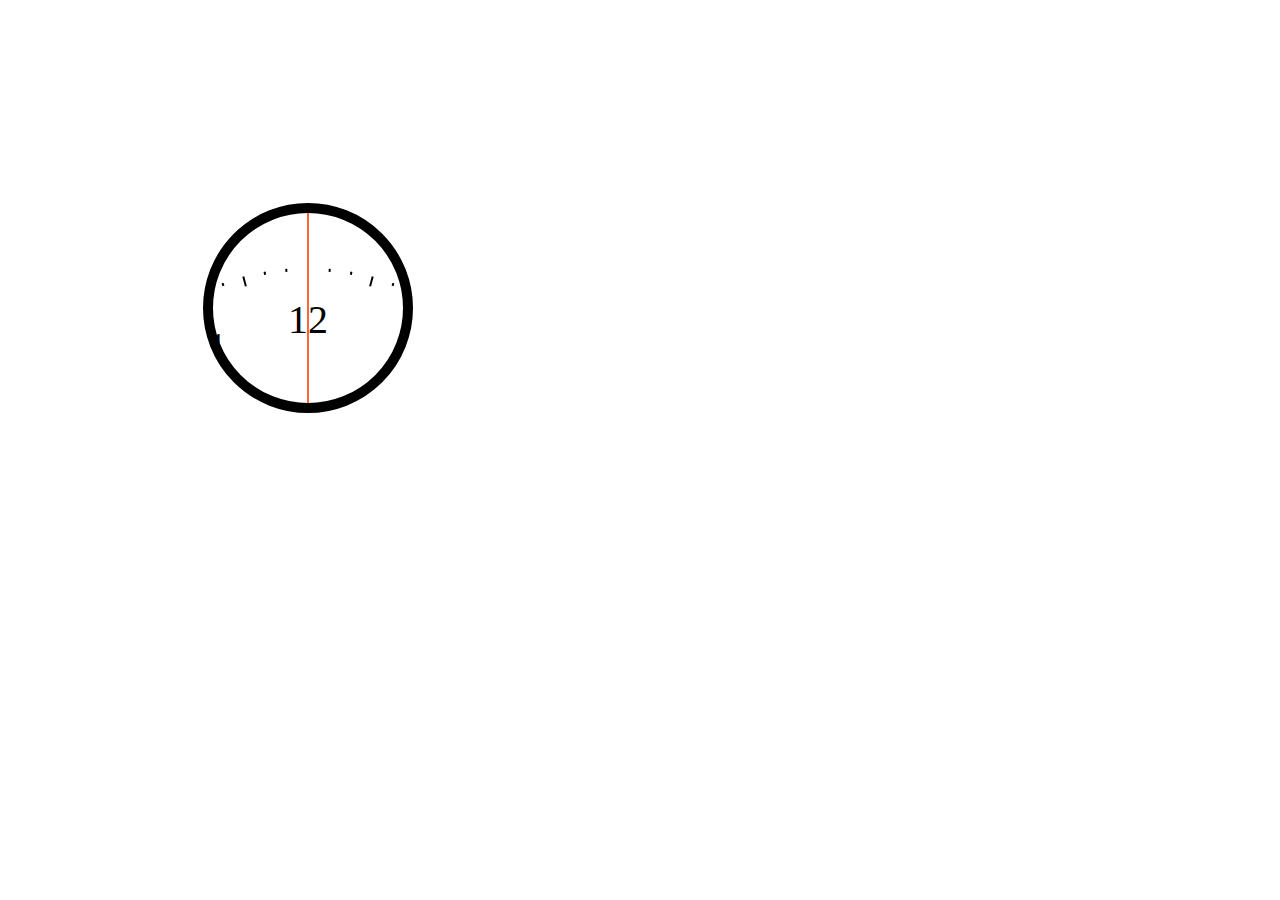
<file: exp/Snap.svg-0.4.1/demos/clock/index.html>
<!DOCTYPE html>
<html lang="en">
    <head>
        <meta charset="utf-8">
        <meta name="copyright" content="Copyright © 2013 Adobe Systems Incorporated. All rights reserved.
 
 Licensed under the Apache License, Version 2.0 (the “License”);
 you may not use this file except in compliance with the License.
 You may obtain a copy of the License at
 
 http://www.apache.org/licenses/LICENSE-2.0
 
 Unless required by applicable law or agreed to in writing, software
 distributed under the License is distributed on an “AS IS” BASIS,
 WITHOUT WARRANTIES OR CONDITIONS OF ANY KIND, either express or implied.
 See the License for the specific language governing permissions and
 limitations under the License.">
        <title>Snap</title>
        <style media="screen">
        body {
            background: #fff;
        }
        </style>
        <script src="../../dist/snap.svg-min.js"></script>
        <script>
        window.onload = function () {
            var s = Snap(600, 600);
            var path = "",
                nums = s.text(300, 300, [1, 2, 3, 4, 5, 6, 7, 8, 9, 10, 11, 12]).attr({
                    font: "300 40px Helvetica Neue",
                    textAnchor: "middle"
                });
            for (var i = 0; i < 72; i++) {
                var r = i % 6 ? i % 3 ? 247 : 240 : 230,
                    sin = Math.sin(Snap.rad(5 * i)),
                    cos = Math.cos(Snap.rad(5 * i));
                path += "M" + [300 + 250 * cos, 300 + 250 * sin] + "L" + [300 + r * cos, 300 + r * sin];
                if (!(i % 6)) {
                    nums.select("tspan:nth-child(" + (i / 6 + 1) + ")").attr({
                        x: 300 + 200 * Math.cos(Snap.rad(5 * i - 60)),
                        y: 300 + 200 * Math.sin(Snap.rad(5 * i - 60)) + 15,
                    });
                }
            }
            var table = s.g(nums, s.path(path).attr({
                fill: "none",
                stroke: "#000",
                strokeWidth: 2
            })).attr({
                transform: "t0,210"
            });
            s.g(table).attr({
                clip: s.circle(300, 300, 100)
            });
            var hand = s.line(300, 200, 300, 400).attr({
                fill: "none",
                stroke: "#f63",
                strokeWidth: 2
            });
            s.circle(300, 300, 100).attr({
                stroke: "#000",
                strokeWidth: 10,
                fillOpacity: 0
            }).click(function () {
                Snap.animate(0, 360, function (val) {
                    table.transform("t" +
                    [
                        210 * Math.cos(Snap.rad(val + 90)), 
                        210 * Math.sin(Snap.rad(val + 90))
                    ]);
                    hand.transform("r" + [val, 300, 300]);
                }, 12000);
            });
            
        };
        </script>
    </head>
    <body>
    </body>
</html>
</file>
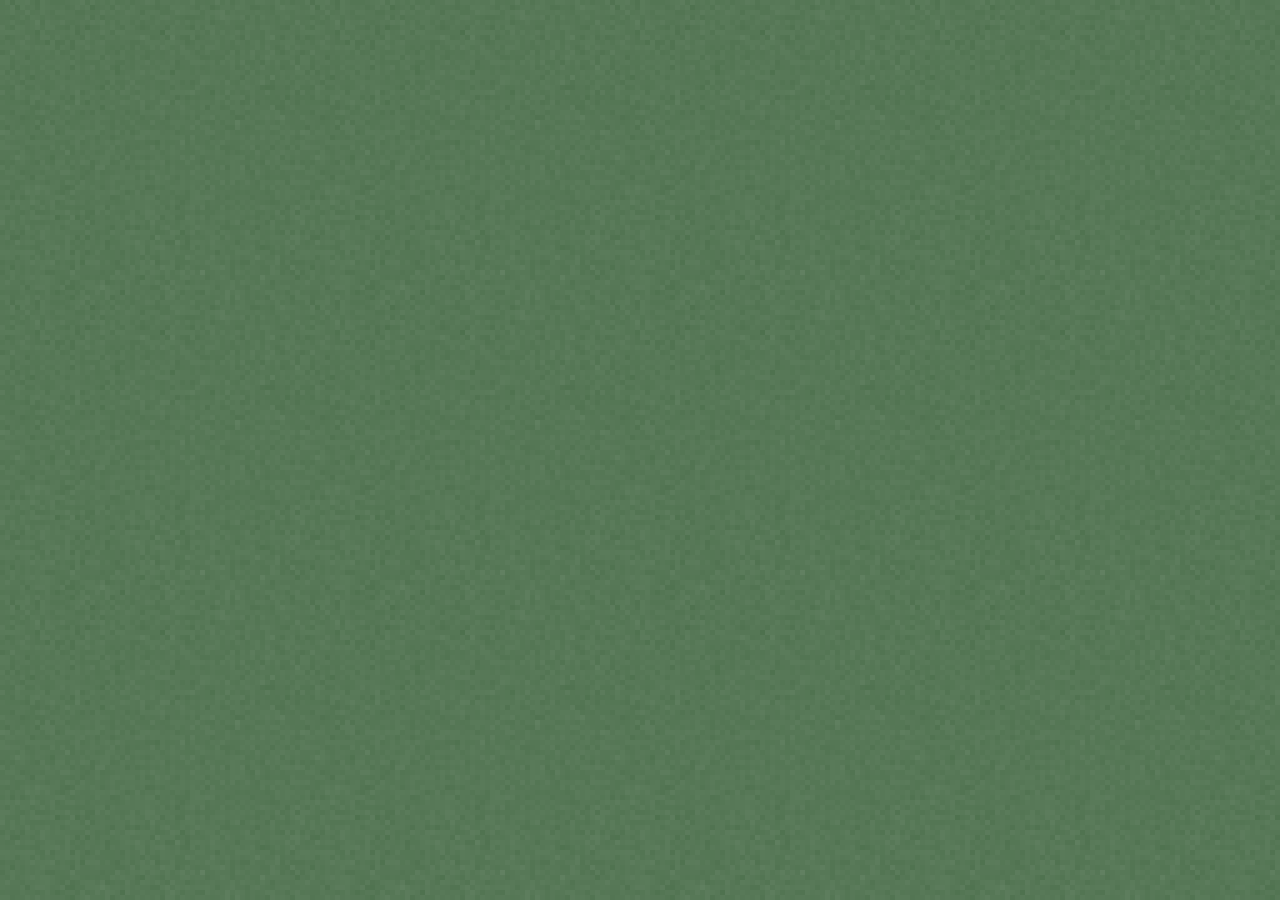
<file: exp/Snap.svg-0.4.1/demos/pattern/index.html>
<!DOCTYPE html>
<html lang="en">
    <head>
        <meta charset="utf-8">
        <meta name="copyright" content="Copyright © 2013 Adobe Systems Incorporated. All rights reserved.
 
 Licensed under the Apache License, Version 2.0 (the “License”);
 you may not use this file except in compliance with the License.
 You may obtain a copy of the License at
 
 http://www.apache.org/licenses/LICENSE-2.0
 
 Unless required by applicable law or agreed to in writing, software
 distributed under the License is distributed on an “AS IS” BASIS,
 WITHOUT WARRANTIES OR CONDITIONS OF ANY KIND, either express or implied.
 See the License for the specific language governing permissions and
 limitations under the License.">
        <title>Snap</title>
        <style media="screen">
        body {
            background: #030 url("bg.png");
        }
        </style>
        <script src="../../dist/snap.svg-min.js"></script>
        <script>
        window.onload = function () {
            1
            var s = Snap("100%", 600);
            
            // 2
            // var c = s.circle(100, 100, 50);
            // 
            // 3
            // c.attr({
            //     fill: "#bada55",
            //     stroke: "#000",
            //     "stroke-width": 5
            // });
            // 
            // 4
            // var c2 = s.circle(70, 100, 40);
            // var g = s.group(c2, s.circle(130, 100, 40));
            // g.attr({
            //     fill: "#fff"
            // });
            // 
            // 5
            // c.attr({
            //     mask: g
            // });
            // 
            // 6
            // c2.animate({r: 25}, 1000);
            // 
            // 7
            // g.select("circle:nth-child(2)").animate({r: 25}, 1000);
            // 
            // 8
            // var p = s.path("M10-5-10,15M15,0,0,15M0-5-20,15").attr({
            //         fill: "none",
            //         stroke: "#bada55",
            //         strokeWidth: 5
            //     }).pattern(0, 0, 10, 10);
            // c.attr({
            //     fill: p
            // });
            // 
            // 9
            // g.attr({
            //     fill: Snap(document.getElementById("pattern"))
            // });
            // 
            // 10
            // g.attr({fill: "r()#fff-#000"});
            // 
            // 11
            // g.attr({fill: "R(100, 100, 50)#fff-#000"});
            // 
            // 12
            // p.select("path").animate({stroke: "#f00"}, 1000);
            // 
            // 13
            // Snap.load("demo-card.svg", function (f) {
            //     f.select("path[fill='#D40000']").attr({fill: "#bada55"});
            //     g = s.group(f.selectAll("path"));
            //     s.append(g);
            // 
            //     14
            //     g.attr({
            //         transform: "r45t100,0s.5"
            //     });
            //                 
            //     15
            //     console.log(g.attr("transform"));
            //                 
            //     16
            //     g.drag();
            // });
            // 
            // 17
            // s.text(200, 100, "Snap.SVG");
            // 
            // 18
            // var t = s.text(200, 120, ["S","n","a","p",".","S","V","G"]);
            // t.selectAll("tspan:nth-child(odd)").attr({
            //     fill: "#900",
            //     "font-size": "20px"
            // });
        };
        </script>
    </head>
    <body>
        <svg width="0" height="0">
            <pattern id="pattern" patternUnits="userSpaceOnUse" x="0" y="0" width="10" height="10" viewBox="0 0 10 10">
                <path d="M-5,0,10,15M0-5,15,10" stroke="white" stroke-width="5"/>
            </pattern>
        </svg>
    </body>
</html>
</file>
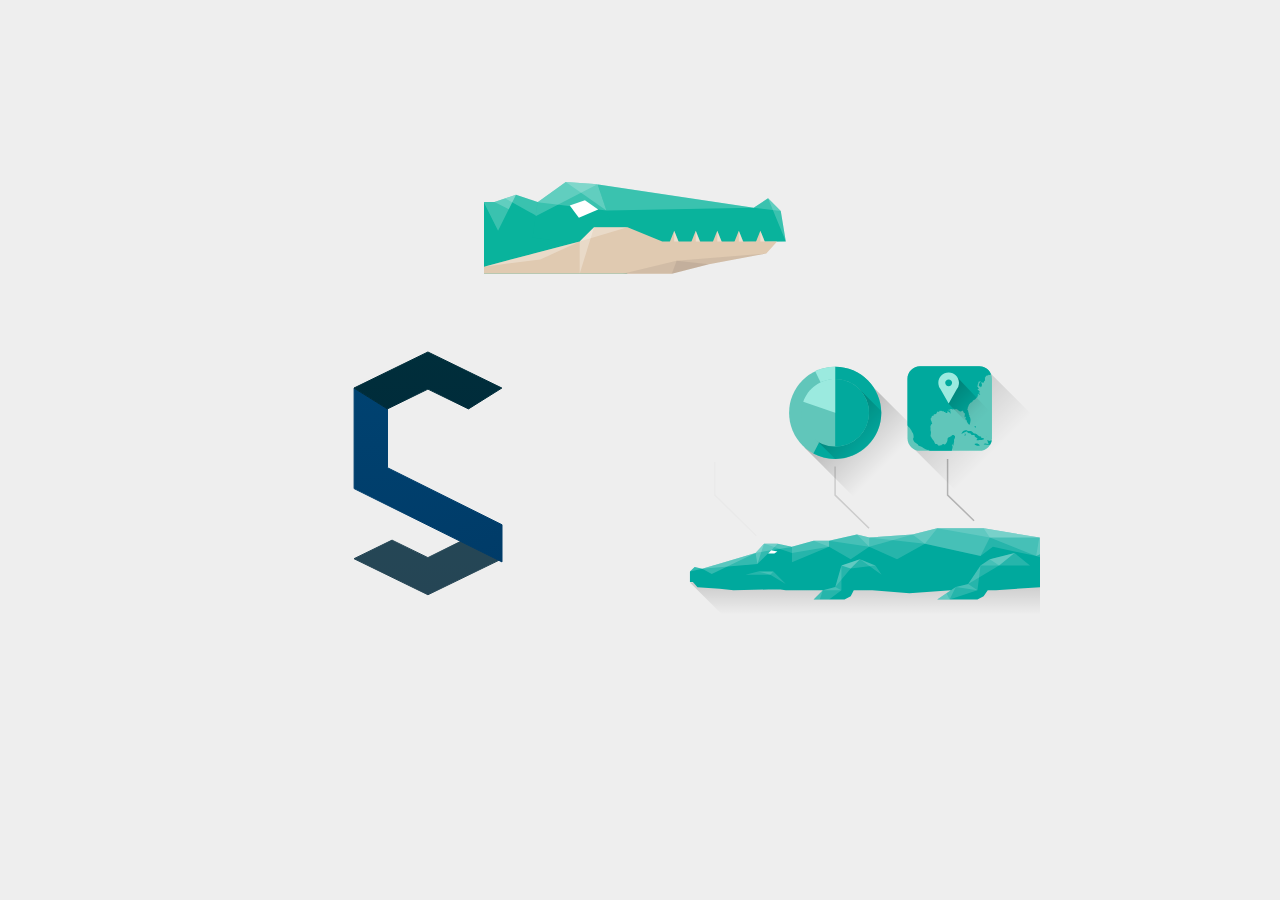
<file: exp/Snap.svg-0.4.1/demos/snap-mascot/index.html>
<!DOCTYPE html>
<html lang="en">
    <head>
        <meta charset="utf-8">
        <meta name="copyright" content="Copyright © 2013 Adobe Systems Incorporated. All rights reserved.
 
 Licensed under the Apache License, Version 2.0 (the “License”);
 you may not use this file except in compliance with the License.
 You may obtain a copy of the License at
 
 http://www.apache.org/licenses/LICENSE-2.0
 
 Unless required by applicable law or agreed to in writing, software
 distributed under the License is distributed on an “AS IS” BASIS,
 WITHOUT WARRANTIES OR CONDITIONS OF ANY KIND, either express or implied.
 See the License for the specific language governing permissions and
 limitations under the License.">
        <title>Snap</title>
        <link rel="stylesheet" href="style.css">
    </head>
    <body>
        <iframe src="crocodile-1.html" ></iframe>
        <br>
        <iframe src="snap-logo.html" ></iframe>
        <iframe src="crocodile-2.html" ></iframe>
    </body>
</html>
</file>
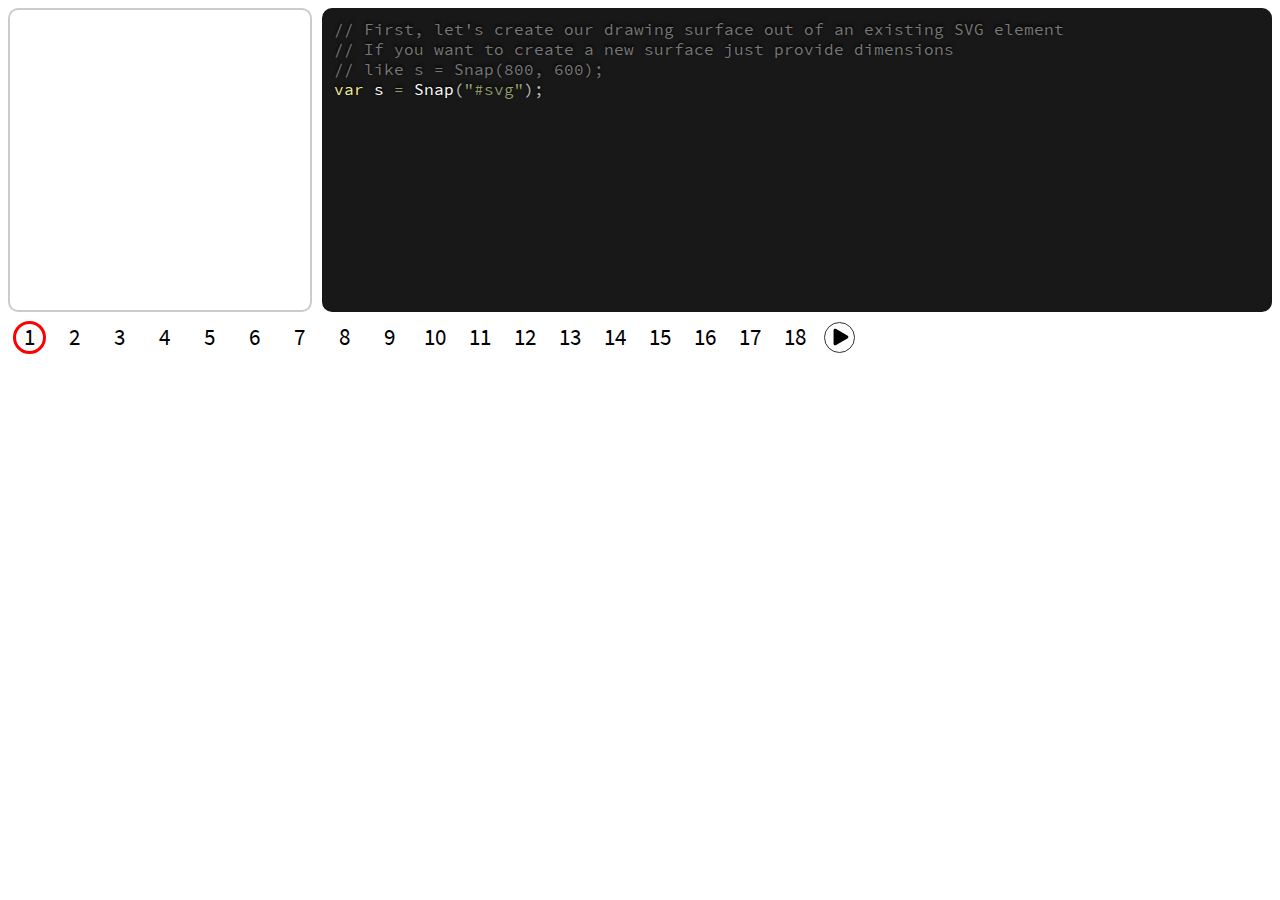
<file: exp/Snap.svg-0.4.1/demos/tutorial/index.html>
<!DOCTYPE html>
<html lang="en">
    <head>
        <meta charset="utf-8">
        <title>Tutorial</title>
        <link rel="stylesheet" href="../../doc/fonts/stylesheet.css">
        <link rel="stylesheet" href="../../doc/css/prism.css">
        <style media="screen">
            pre.code {
                -moz-border-radius: 10px;
                -webkit-border-radius: 10px;
                border-radius: 10px;
                padding: 10px;
                height: 280px;
                overflow: auto;
                background: #181818;
                border: solid 2px #181818;
            }
            #codelines {
                display: none;
            }
            #svg {
                -moz-border-radius: 10px;
                -webkit-border-radius: 10px;
                border-radius: 10px;
                border: solid 2px #ccc;
                width: 300px;
                height: 300px;
                float: left;
                margin-right: 10px;
                font: 1em source-sans-pro, Source Sans Pro, Helvetica, sans-serif;
            }
        </style>
        <script src="../../dist/snap.svg-min.js"></script>
        <script src="../../doc/js/prism.js"></script>
        <script>
        var S;
        window.onload = function () {
            var s = Snap(850, 35);
            function chooser(s, count) {
                var loop = "M35,65a30,30,0,0,0,0-60a30,30,0,0,0,0,60",
                    line = "M35,65a30,30,0,0,0,0-60a30,30,0,0,0,0,60c30,0,60-60,90-60a30,30,0,0,1,0,60a30,30,0,0,1,0-60",
                    l1 = Snap.path.getTotalLength(loop),
                    l2 = Snap.path.getTotalLength(line),
                    cur = 1,
                    p = s.path({
                        path: loop,
                        fill: "none",
                        stroke: "#f00",
                        strokeWidth: 6,
                        strokeLinecap: "round"
                    });
                for (var i = 1; i <= count; i++) {
                    s.text(90 * i - 55, 49, i).attr({
                        font: "45px source-sans-pro, Source Sans Pro, Helvetica, sans-serif",
                        textAnchor: "middle"
                    });
                    (function (i) {
                        s.circle(90 * i - 55, 35, 40).attr({
                            opacity: 0
                        }).click(eve.f("tut.click", i - 1));
                    }(i));
                }
                s.path("M11.166,23.963L22.359,17.5c1.43-0.824,1.43-2.175,0-3L11.166,8.037c-1.429-0.826-2.598-0.15-2.598,1.5v12.926C8.568,24.113,9.737,24.789,11.166,23.963z").transform("t" + (90 * (count + 1) - 68) + ",18s2");
                var but = s.circle(90 * (count + 1) - 55, 35, 30).attr({
                    fillOpacity: 0,
                    stroke: "#333",
                    strokeWidth: 2
                });
                eve.on("tut.click", function (I) {
                    p.attr({
                        path: loop,
                        transform: "t" + (90 * I) + ",0"
                    });
                    cur = I + 1;
                });
                function frameHandler(frame) {
                    function anim() {
                        cur++;
                        if (cur > count) {
                            return;
                        }
                        if (typeof frame == "function") {
                            frame(cur);
                        }
                        Snap.animate(0, l2 - l1, function (val) {
                            p.attr({
                                path: Snap.path.getSubpath(line, val, val + l1)
                            });
                        }, 500, function () {
                            p.attr({
                                path: loop,
                                transform: p.transform() + "t90,0"
                            });
                        });
                    }
                    if (typeof frame == "function") {
                        but.click(anim);
                    } else {
                        anim();
                    }
                }
                return frameHandler;
            }
            var g = s.g();
            g.attr({
                transform: "s.5,.5,0,0"
            });
            var str = "",
                code = document.getElementById("code");
            var domcodelines = document.querySelectorAll("#codelines li"),
                codelines = [],
                replacers = {},
                lines = [],
                callback = function (i) {
                    lines = [];
                    for (var j = 1; j <= i; j++) {
                        replacers[j - 1] && lines.pop();
                        lines.push(codelines[j - 1]);
                    }
                    Snap("#svg").clear();
                    str = lines.join("\n");
                    eval(str);
                    code.innerHTML = Prism.highlight(str, Prism.languages.javascript);
                    code.parentNode.scrollTop = code.parentNode.scrollTopMax || 1e9;
                };
            for (var i = 0, ii = domcodelines.length; i < ii; i++) {
                codelines[i] = domcodelines[i].innerHTML;
                if (domcodelines[i].className == "replace") {
                    replacers[i] = true;
                }
            }
            callback(1);
            chooser(g, codelines.length)(callback);
            eve.on("tut.click", function (I) {
                callback(I + 1);
            });
        };
        </script>
    </head>
    <body>
        <ol id="codelines">
<li>// First, let's create our drawing surface out of an existing SVG element
// If you want to create a new surface just provide dimensions
// like s = Snap(800, 600);
var s = Snap("#svg");</li>
<li>// Let's create a big circle in the middle:
var bigCircle = s.circle(150, 150, 100);
// By default it is black, let's change its attributes</li>
<li>bigCircle.attr({
    fill: "#bada55",
    stroke: "#000",
    strokeWidth: 5
});</li>
<li>// Now let's create another small circle:
var smallCircle = s.circle(100, 150, 70);</li>
<li>// Let's put this small circle and another one into a group:
var discs = s.group(smallCircle, s.circle(200, 150, 70));</li>
<li>// Now we can change attributes for the whole group
discs.attr({
    fill: "#fff"
});</li>
<li>// Now more interesting stuff
// Let's assign this group as a mask for our big circle
bigCircle.attr({
    mask: discs
});</li>
<li>// Despite our small circle being part of a group
// and part of a mask we can still access it:
smallCircle.animate({r: 50}, 1000);</li>
<li>// We don’t have a reference for second small circle,
// but we can easily grab it with CSS selectors:
discs.select("circle:nth-child(2)").animate({r: 50}, 1000);</li>
<li>// Now let's create pattern
var p = s.path("M10-5-10,15M15,0,0,15M0-5-20,15").attr({
        fill: "none",
        stroke: "#bada55",
        strokeWidth: 5
    });
// To create a pattern,
// just specify dimensions in the pattern method:
p = p.pattern(0, 0, 10, 10);
// Then use it as a fill on the big circle
bigCircle.attr({
    fill: p
});</li>
<li>// We can also grab a pattern from an SVG
// already embedded into our page
discs.attr({
    fill: Snap("#pattern")
});</li>
<li>// Let's change the fill of the circles to gradient
// This string means relative radial gradient
// from white to black
discs.attr({fill: "r()#fff-#000"});
// Note that we have two gradients, one for each circle</li>
<li>// If we want them to share one gradient,
// we need to use an absolute gradient with capital R
discs.attr({fill: "R(150, 150, 100)#fff-#000"});</li>
<li>// Of course we can animate color as well
p.select("path").animate({stroke: "#f00"}, 1000);</li>
<li>// Now let's load an external SVG file:
Snap.load("mascot.svg", function (f) {
    // Note that we traverse and change attr before the SVG
    // is even added to the page
    f.select("polygon[fill='#09B39C']").attr({fill: "#bada55"});
    g = f.select("g");
    s.append(g);
    // Making croc draggable. Go ahead drag it around!
    g.drag();
    // Obviously drag could take event handlers too
    // Looks like our croc is made from more than one polygon...
});</li>
<li class="replace">// Now let's load an external SVG file:
Snap.load("mascot.svg", function (f) {
    // Note that we traverse and change attr before SVG
    // is even added to the page
    f.selectAll("polygon[fill='#09B39C']").attr({fill: "#bada55"});
    g = f.select("g");
    s.append(g);
    // Making croc draggable. Go ahead drag it around!
    g.drag();
    // Obviously drag could take event handlers too
    // That’s better! selectAll for the rescue.
});</li>
<li>// Writing text is as simple as:
s.text(200, 100, "Snap.svg");</li>
<li>// Provide an array of strings (or arrays), to generate tspans
var t = s.text(200, 120, ["Snap", ".", "svg"]);
t.selectAll("tspan:nth-child(3)").attr({
    fill: "#900",
    "font-size": "20px"
});</li>
        </ol>
        <svg id="svg"></svg>
        <pre class="javascript code"><code data-language="javascript" class="language-javascript" id="code"></code></pre>
        <svg width="0" height="0">
            <pattern id="pattern" patternUnits="userSpaceOnUse" x="0" y="0" width="10" height="10" viewBox="0 0 10 10">
                <path d="M-5,0,10,15M0-5,15,10" stroke="white" stroke-width="5"/>
            </pattern>
        </svg>
    </body>
</html>
</file>
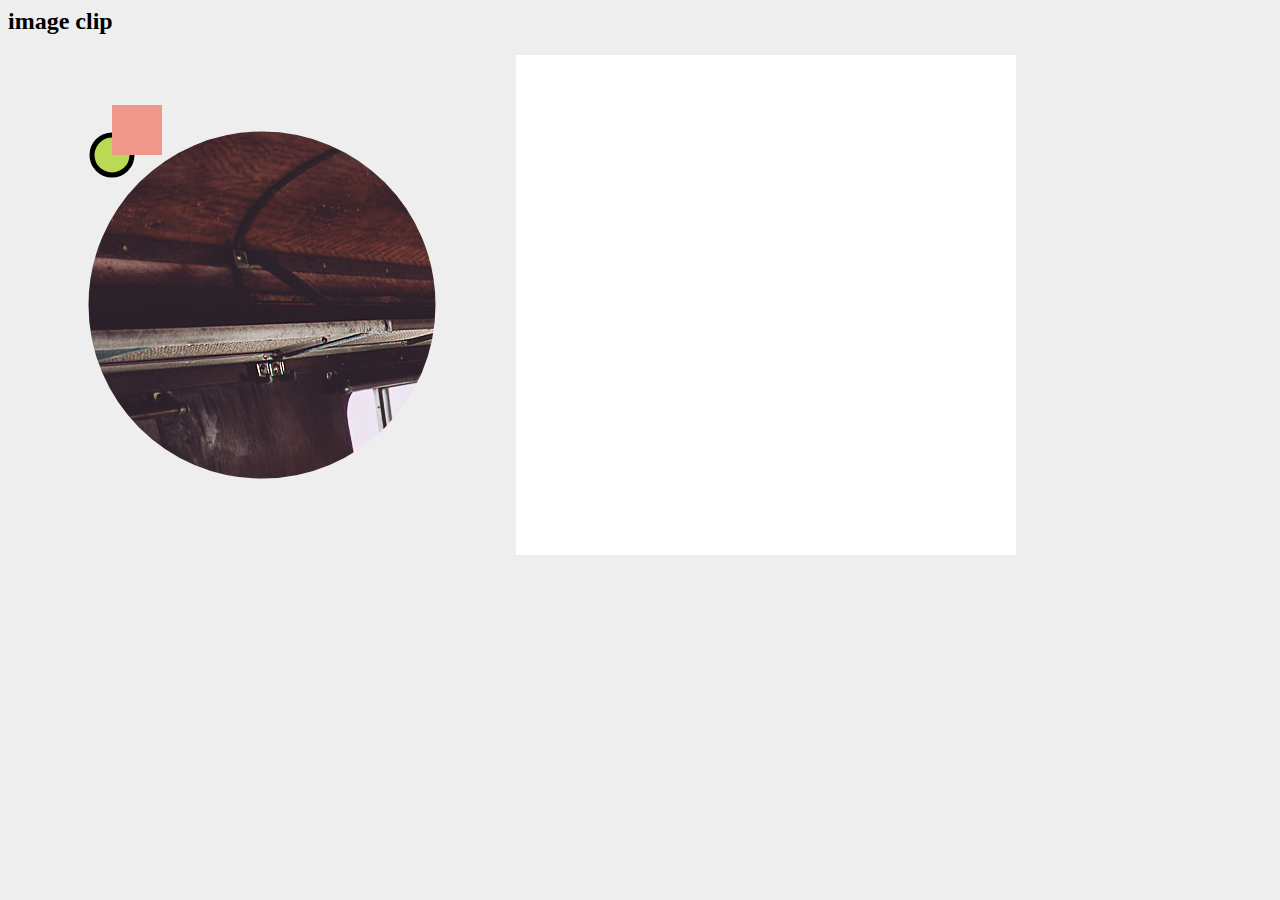
<file: exp/image.html>
<html>
<head>
  <title>Svg canvas</title>
  <style>
  #svg{
    width:500px;
    height:500px;
  }
  </style>
<head>
<body style="background-color:#eeeeee">
  <h2>image clip</h2>
<img id="nimage"/>
<svg id="svg">
</svg>
<canvas id="canvas" width="500px" height="500px" style="background:#fff"/>
<script src="Snap.svg-0.4.1/dist/snap.svg.js"></script>
<script src="https://code.createjs.com/easeljs-0.8.1.min.js"></script>
<script>
var s = Snap("#svg");
var clip = s.circle(100,100,20);
var rect = s.rect(100, 50, 50, 50);
rect.attr({
  fill : "#f09889"
})
clip.attr({
    fill: "#bada55",
    stroke: "#000",
    strokeWidth: 5
});
var spath = "M409.9 182.5Q423.5 214.7 423.5 249.95 423.5 285.25 409.9 317.55 396.7 348.65 372.7 372.65 348.7 396.7 317.6 409.9 285.35 423.5 250.05 423.5 214.75 423.5 182.5 409.9 151.35 396.7 127.3 372.65 103.35 348.65 90.15 317.55 76.5 285.25 76.5 249.95 76.5 214.7 90.15 182.5 103.35 151.4 127.3 127.35 151.35 103.35 182.5 90.15 214.8 76.5 250.05 76.5 285.3 76.5 317.6 90.15 348.7 103.35 372.7 127.35 396.7 151.4 409.9 182.5Z"
var cPath = s.path(spath);
var img = s.image("img.jpg", 30, 30);
img.attr({
  clipPath : cPath,
  width : 100
});
img.mouseover(function () {
  clip.animate({r:100}, 1000);
});
img.mouseout(function () {
  clip.animate({r:20}, 1000);
});

var stage = new createjs.Stage("canvas");
var sbg = document.getElementById("svg");
var xmlText = new XMLSerializer().serializeToString(sbg);
var mySrc ='data:image/svg+xml;base64,'+window.btoa(xmlText);
var img = document.getElementById("nimage");
img.src = mySrc;
var bmp = new createjs.Bitmap(mySrc);
stage.addChild(bmp);
stage.update();
createjs.Ticker.setFPS(24);
createjs.Ticker.addEventListener("tick", stage);

</script>
</body>
</html>
</file>
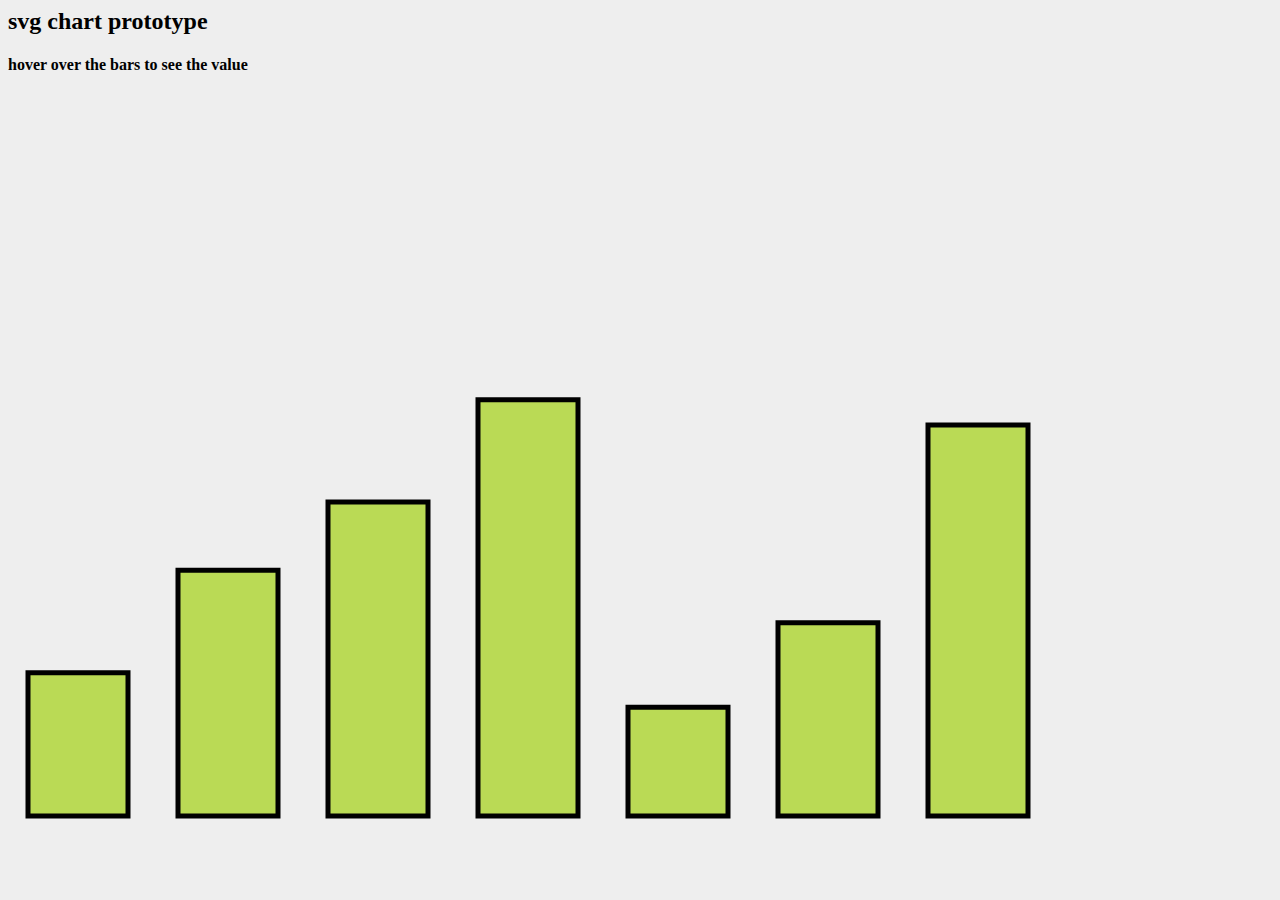
<file: exp/index2.html>
<html>
<head>
  <title>Svg canvas</title>
  <style>
  #svg{
    width:1024px;
    height:768px;
  }
  </style>
<head>
<body style="background-color:#eeeeee">
  <h2>svg chart prototype</h2>
  <h4>hover over the bars to see the value</h4>
<svg id="svg">
</svg>
<script src="Snap.svg-0.4.1/dist/snap.svg.js"></script>
<script>
var s = Snap("#svg");
var value = [200, 350, 450, 600, 150, 274, 564];
var bs = [];
var val = [];
for(i = 0; i < 7; i++){

bs[i] = s.rect(150 * i + 20,700,100, 20, 20, 0);
bs[i].attr({
  fill : "#bada55",
  stroke : "#000000",
  strokeWidth : 5,
  transform : "r180",
  id : i
});

val[i] = s.text((150 * i) + 40, (700 - value[i]) + 70, value[i]);
val[i].attr({
  opacity : 0,
  fontSize : 36,
  id : "val"+i
});
bs[i].animate({height:value[i]}, 1000);
bs[i].drag();
bs[i].mouseover(function () {
  this.animate({strokeWidth:10}, 100);
  var id = this.attr("id");
console.log(id);
s.select("#val"+id).animate({opacity:1}, 200);
});
bs[i].mouseout(function () {
  this.animate({strokeWidth:5}, 400);
  var id = this.attr("id");
console.log(id);
s.select("#val"+id).animate({opacity:0}, 200);
});
}

</script>
</body>
</html>
</file>
<file: exp/Snap.svg-0.4.1/demos/snap-mascot/style.css>
html {
    overflow: hidden;
}

body {
    background: #eee;
    text-align: center;
}

svg {
    display: inline-block;
}

iframe {
    display: inline-block;
    border: none;
    height: 300px;
    width: 400px;
    margin: 10px;
}
</file>
<file: exp/Snap.svg-0.4.1/doc/fonts/stylesheet.css>
@font-face {
    font-family: 'source-sans-pro';
    src: url('sourcesanspro-light-webfont.eot');
    src: url('sourcesanspro-light-webfont.eot?#iefix') format('embedded-opentype'),
         url('sourcesanspro-light-webfont.woff') format('woff'),
         url('sourcesanspro-light-webfont.ttf') format('truetype'),
         url('sourcesanspro-light-webfont.svg#source_sans_prolight') format('svg');
    font-weight: 300;
    font-style: normal;

}




@font-face {
    font-family: 'source-sans-pro';
    src: url('sourcesanspro-regular-webfont.eot');
    src: url('sourcesanspro-regular-webfont.eot?#iefix') format('embedded-opentype'),
         url('sourcesanspro-regular-webfont.woff') format('woff'),
         url('sourcesanspro-regular-webfont.ttf') format('truetype'),
         url('sourcesanspro-regular-webfont.svg#source_sans_proregular') format('svg');
    font-weight: 400;
    font-style: normal;

}




@font-face {
    font-family: 'source-sans-pro';
    src: url('sourcesanspro-semibold-webfont.eot');
    src: url('sourcesanspro-semibold-webfont.eot?#iefix') format('embedded-opentype'),
         url('sourcesanspro-semibold-webfont.woff') format('woff'),
         url('sourcesanspro-semibold-webfont.ttf') format('truetype'),
         url('sourcesanspro-semibold-webfont.svg#source_sans_prosemibold') format('svg');
    font-weight: 600;
    font-style: normal;

}




@font-face {
    font-family: 'source-code-pro';
    src: url('sourcecodepro-regular-webfont.eot');
    src: url('sourcecodepro-regular-webfont.eot?#iefix') format('embedded-opentype'),
         url('sourcecodepro-regular-webfont.woff') format('woff'),
         url('sourcecodepro-regular-webfont.ttf') format('truetype'),
         url('sourcecodepro-regular-webfont.svg#source_code_proregular') format('svg');
    font-weight: normal;
    font-style: normal;

}
</file>
<file: exp/Snap.svg-0.4.1/doc/css/prism.css>
/**
 * prism.js Twilight theme
 * Based (more or less) on the Twilight theme originally of Textmate fame.
 * @author Remy Bach
 */
code[class*="language-"],
pre[class*="language-"] {
	color: white;
	direction: ltr;
	font-family: source-code-pro, Consolas, Monaco, 'Andale Mono', monospace;
	text-align: left;
	text-shadow: 0 -.1em .2em black;
	white-space: pre;
	word-spacing: normal;
	
	-moz-tab-size: 4;
	-o-tab-size: 4;
	tab-size: 4;
	
	-webkit-hyphens: none;
	-moz-hyphens: none;
	-ms-hyphens: none;
	hyphens: none;
}

pre[class*="language-"],
:not(pre) > code[class*="language-"] {
	background:#181818;
}

/* Code blocks */
pre[class*="language-"] {
	margin: .5em 0;
	overflow: auto;
}
pre[class*="language-"]::selection { /* Safari */
	background:hsl(200, 4%, 16%); /* #282A2B */
}
pre[class*="language-"]::selection { /* Firefox */
	background:hsl(200, 4%, 16%); /* #282A2B */
}

/* Inline code */
:not(pre) > code[class*="language-"] {
	border-radius: .3em;
	border: .13em solid hsl(0,0%,33%); /* #545454 */
	box-shadow: 1px 1px .3em -.1em black inset;
	padding: .15em .2em .05em;
}

.token.comment,
.token.prolog,
.token.doctype,
.token.cdata {
	color: hsl(0, 0%, 47%); /* #777777 */
}

.token.punctuation {
	opacity: .7;
}

.namespace {
	opacity: .7;
}

.token.tag,
.token.boolean,
.token.number {
	color: hsl(14, 58%, 55%); /* #CF6A4C */
}

.token.keyword,
.token.property,
.token.selector {
	color:hsl(53, 89%, 79%); /* #F9EE98 */
}
.token.attr-name,
.token.attr-value,
.token.string,
.token.operator,
.token.entity,
.token.url,
.language-css .token.string,
.style .token.string {
	color:hsl(76, 21%, 52%); /* #8F9D6A */
}

.token.atrule {
	color:hsl(218, 22%, 55%); /* #7587A6 */
}

.token.regex,
.token.important {
	color: hsl(42, 75%, 65%); /* #E9C062 */
}

.token.important {
	font-weight: bold;
}

.token.entity {
	cursor: help;
}
pre[data-line] {
	padding: 1em 0 1em 3em;
	position: relative;
}

/* Markup */
.language-markup .token.tag,
.language-markup .token.attr-name,
.language-markup .token.punctuation  {
	color: hsl(33, 33%, 52%); /* #AC885B */
}

/* Text Selection colour */
::selection {
	background: hsla(0,0%,93%,0.15); /* #EDEDED */
}
::-moz-selection {
	background: hsla(0,0%,93%,0.15); /* #EDEDED */
}

/* Make the tokens sit above the line highlight so the colours don't look faded. */
.token {
	position:relative;
	z-index:1;
}
.line-highlight {
	background: -moz-linear-gradient(left, hsla(0, 0%, 33%,.1) 70%, hsla(0, 0%, 33%,0)); /* #545454 */
	background: -o-linear-gradient(left, hsla(0, 0%, 33%,.1) 70%, hsla(0, 0%, 33%,0)); /* #545454 */
	background: -webkit-linear-gradient(left, hsla(0, 0%, 33%,.1) 70%, hsla(0, 0%, 33%,0)); /* #545454 */
	background: hsla(0, 0%, 33%, 0.25); /* #545454 */
	background: linear-gradient(left, hsla(0, 0%, 33%,.1) 70%, hsla(0, 0%, 33%,0)); /* #545454 */
	border-bottom:1px dashed hsl(0, 0%, 33%); /* #545454 */
	border-top:1px dashed hsl(0, 0%, 33%); /* #545454 */
	left: 0;
	line-height: inherit;
	margin-top: 0.75em; /* Same as .prism’s padding-top */
	padding: inherit 0;
	pointer-events: none;
	position: absolute;
	right: 0;
	white-space: pre;
	z-index:0;
}
.line-highlight:before,
.line-highlight[data-end]:after {
	background-color: hsl(215, 15%, 59%); /* #8794A6 */
	border-radius: 999px;
	box-shadow: 0 1px white;
	color: hsl(24, 20%, 95%); /* #F5F2F0 */
	content: attr(data-start);
	font: bold 65%/1.5 sans-serif;
	left: .6em;
	min-width: 1em;
	padding: 0 .5em;
	position: absolute;
	text-align: center;
	text-shadow: none;
	top: .4em;
	vertical-align: .3em;
}
.line-highlight[data-end]:after {
	bottom: .4em;
	content: attr(data-end);
	top: auto;
}
</file>
